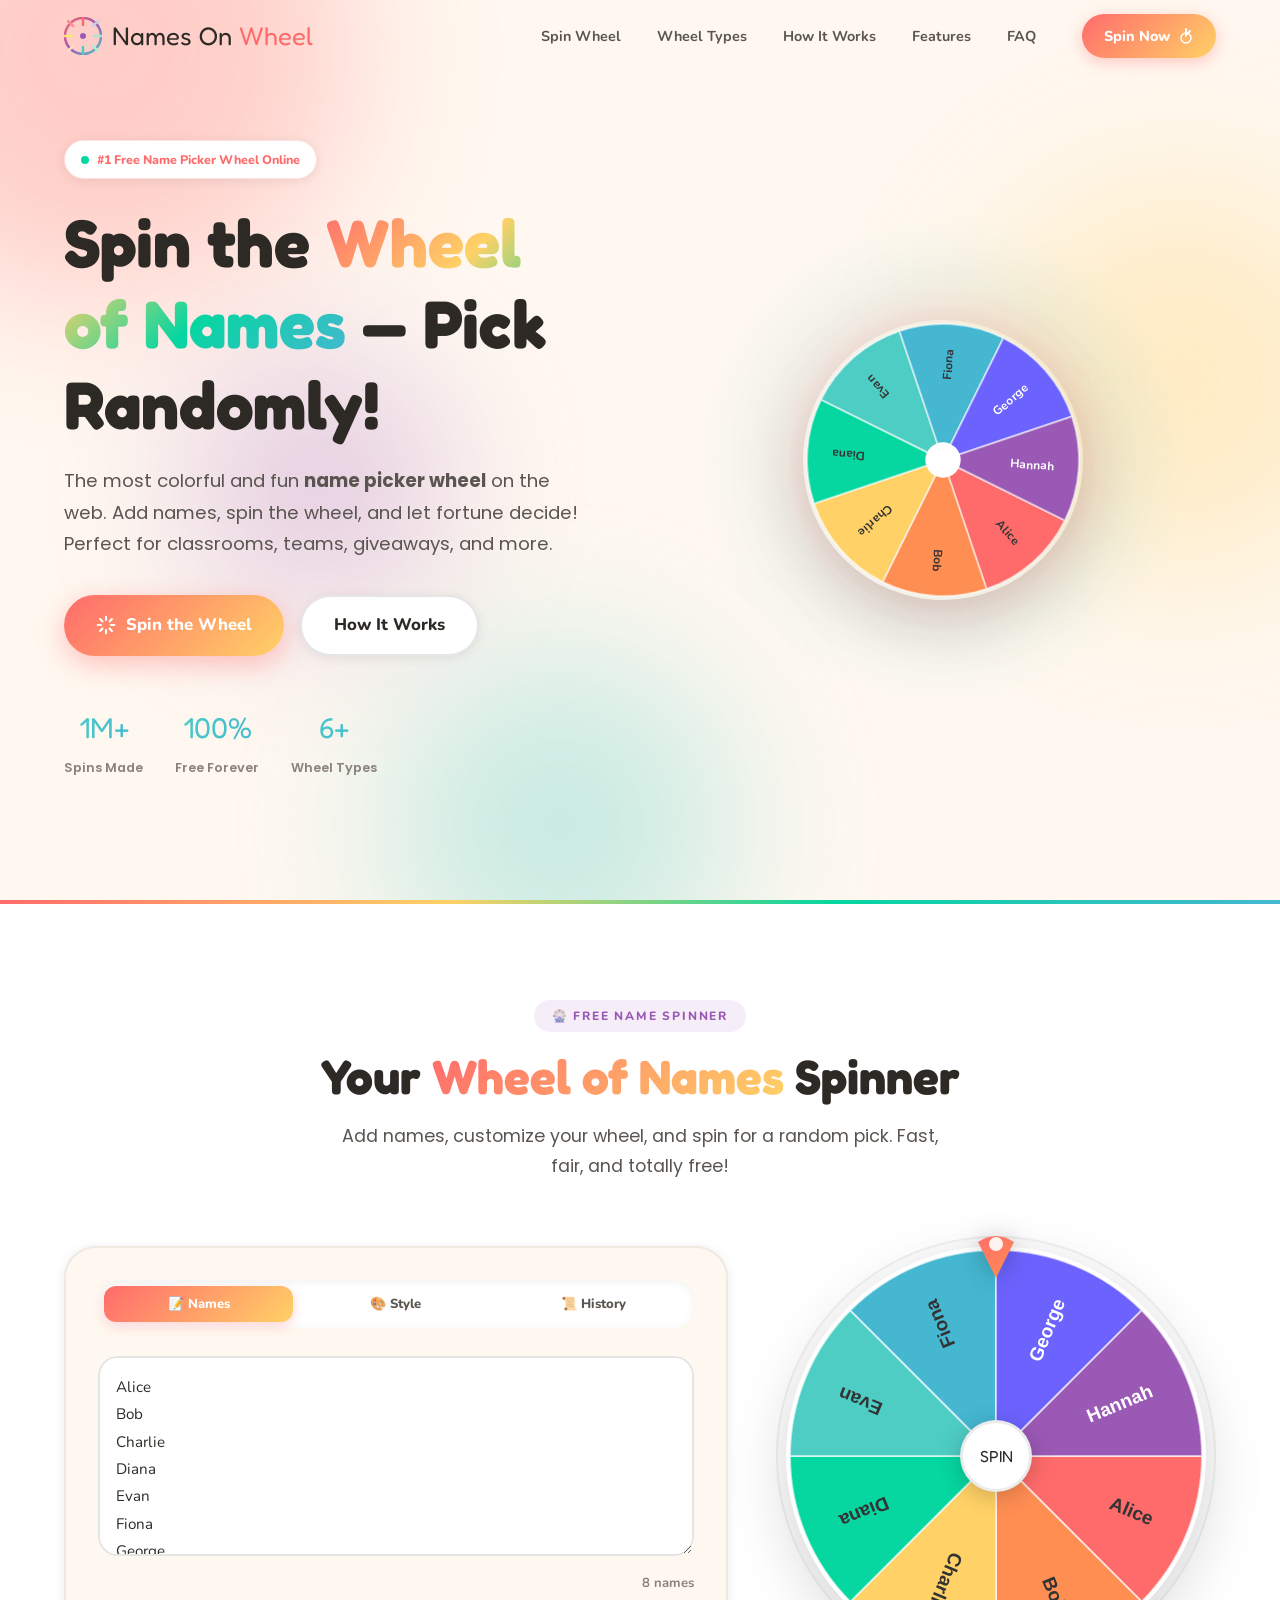
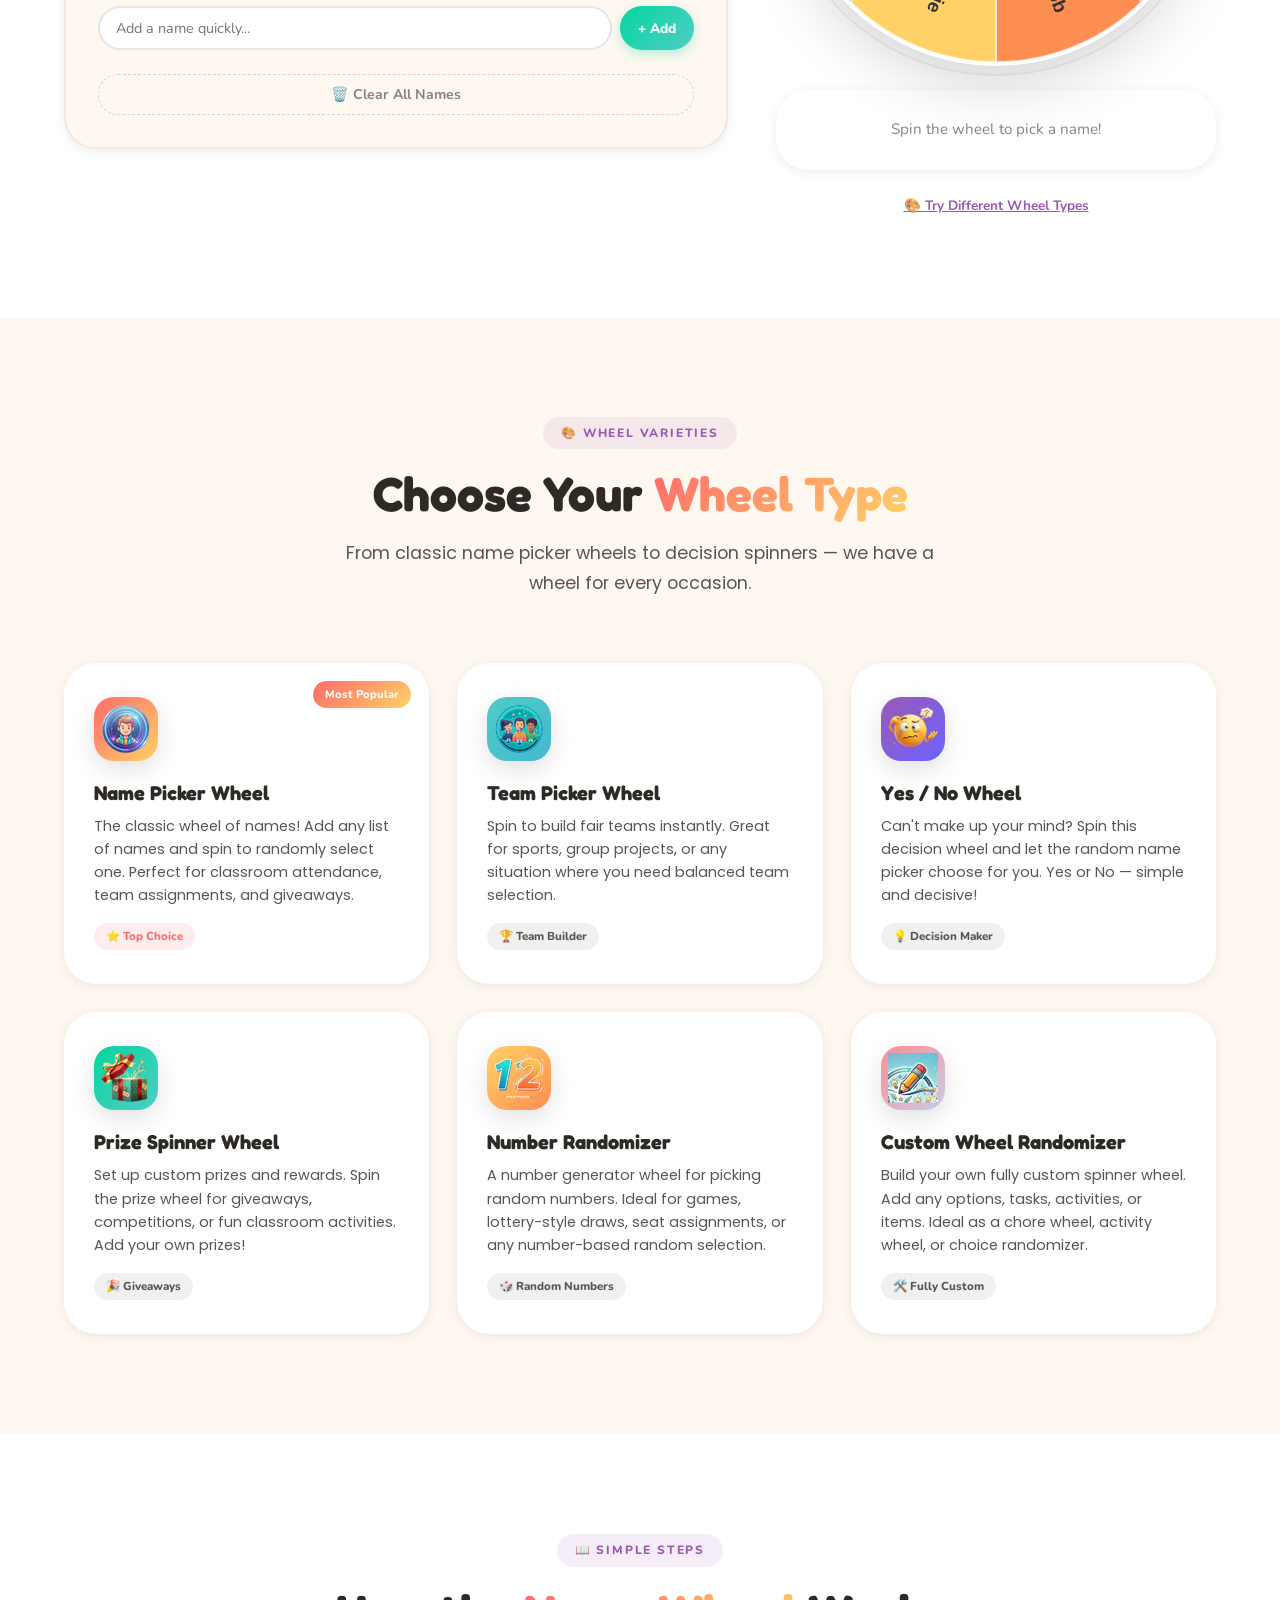
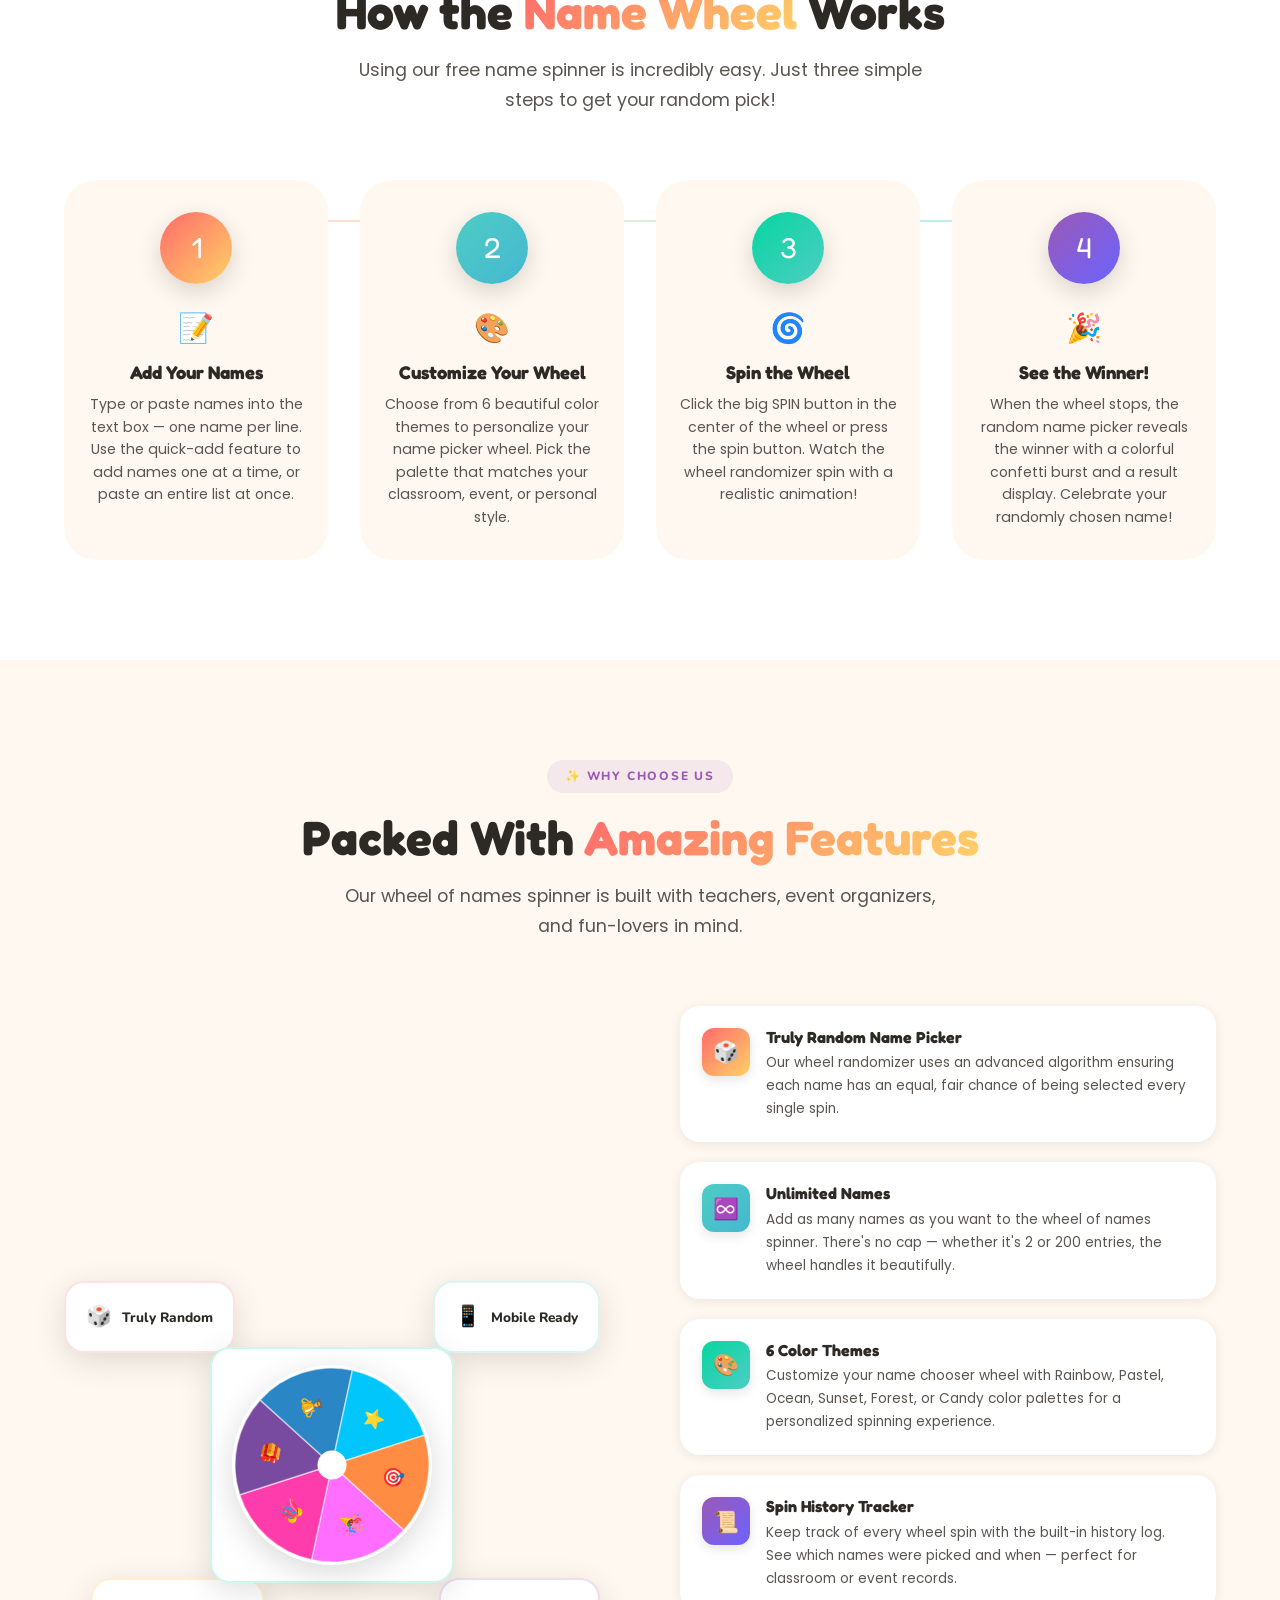
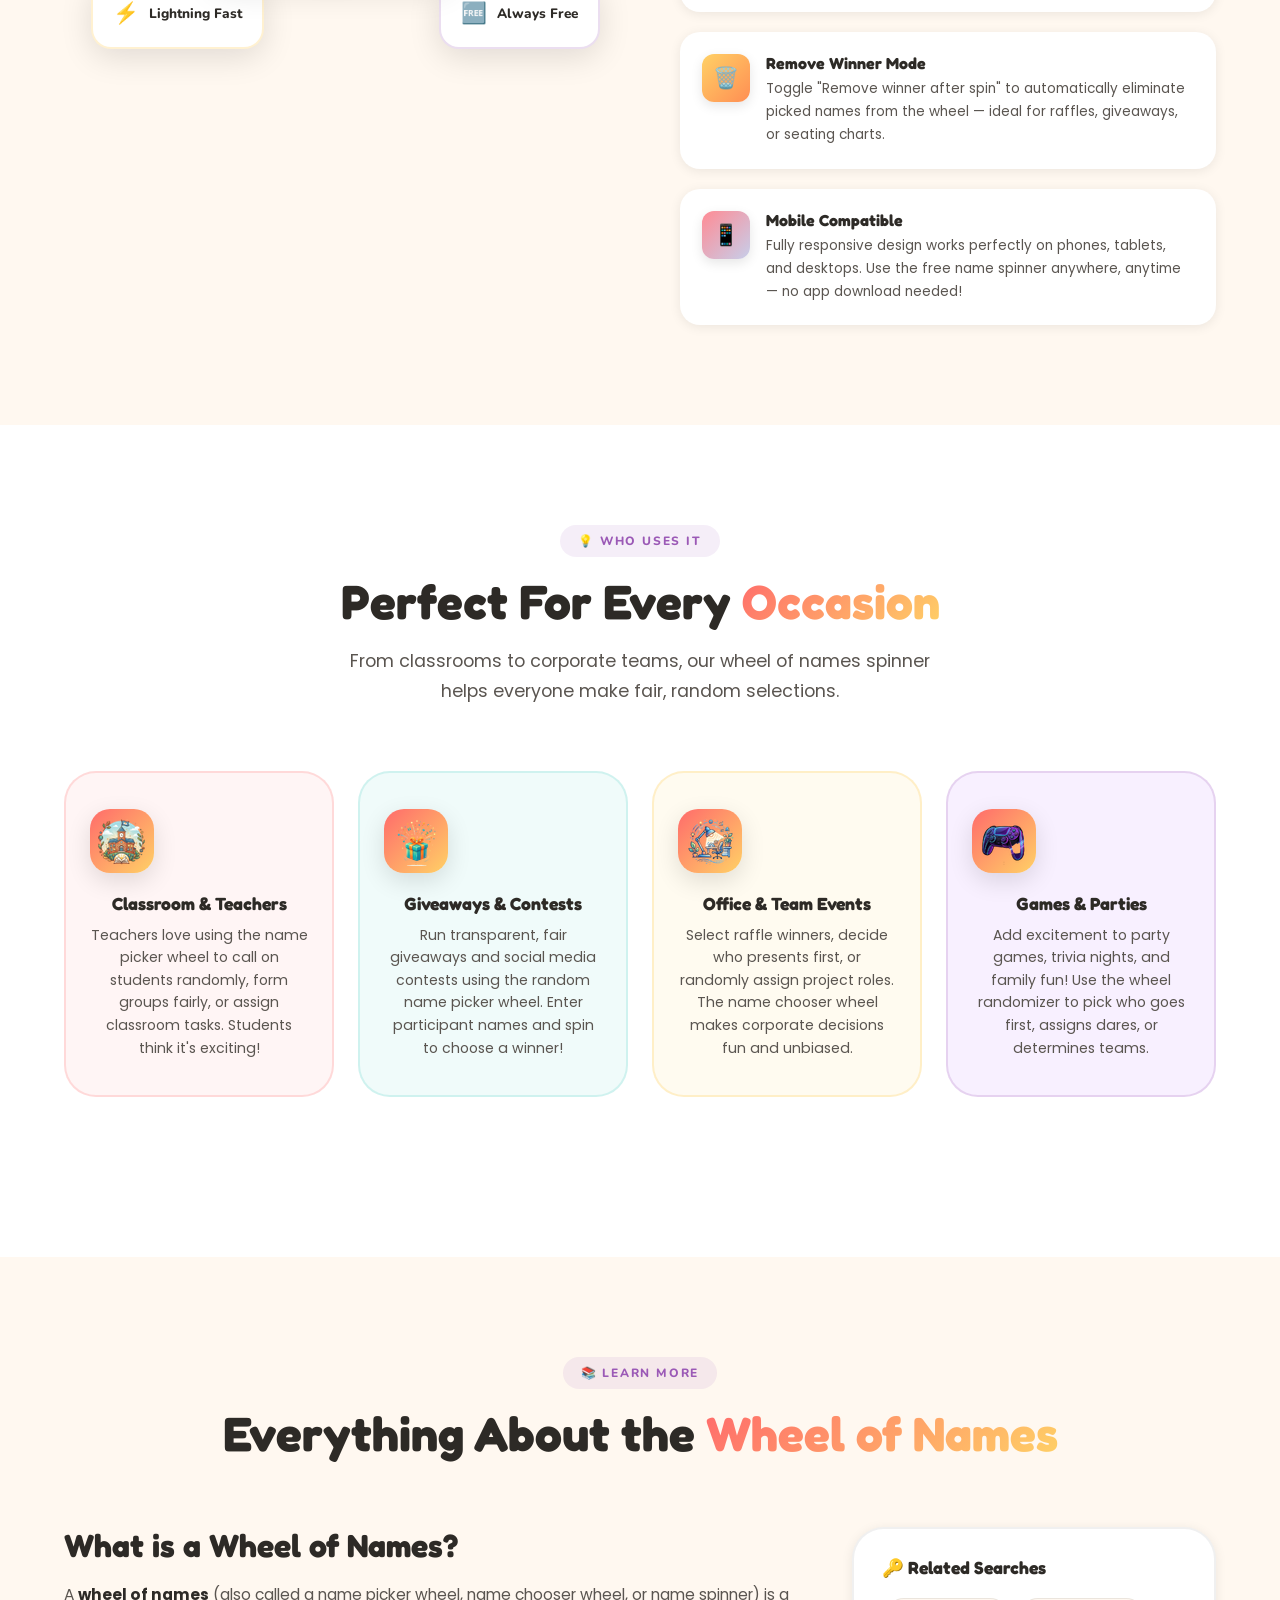
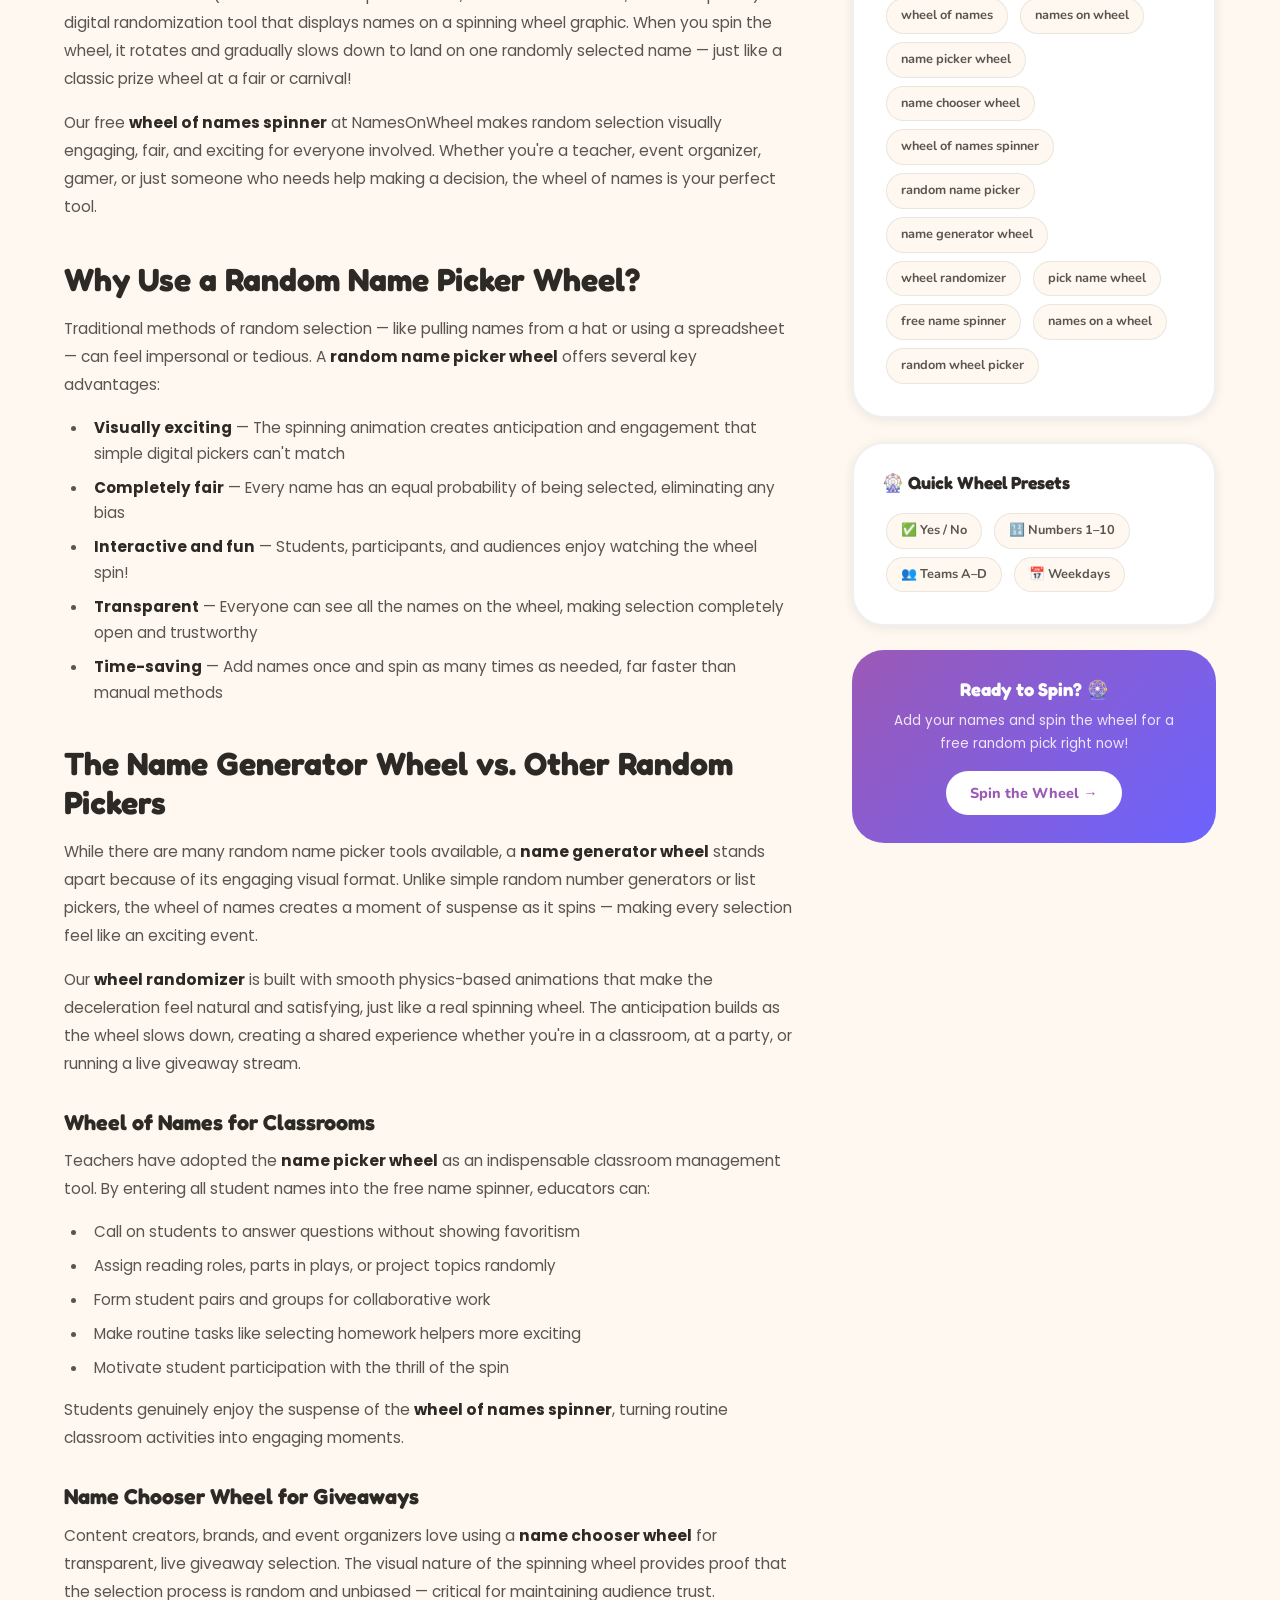
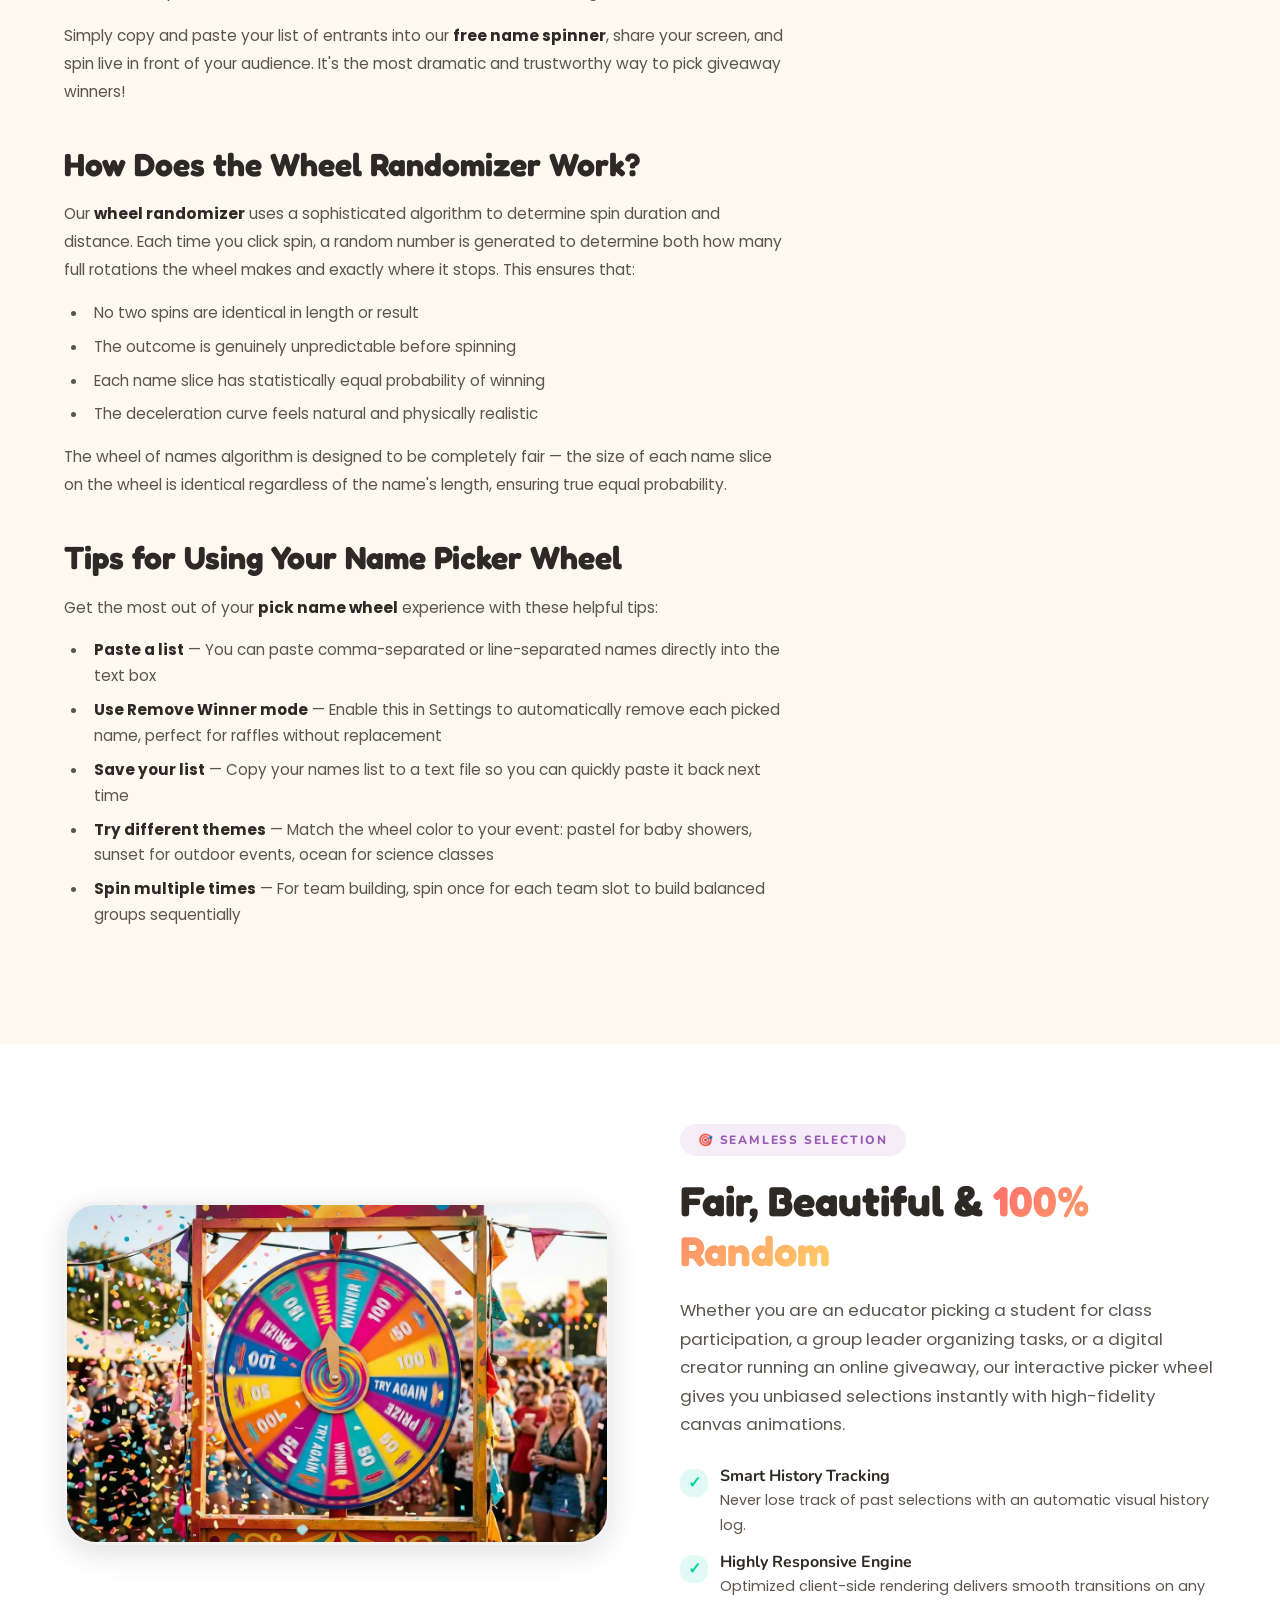
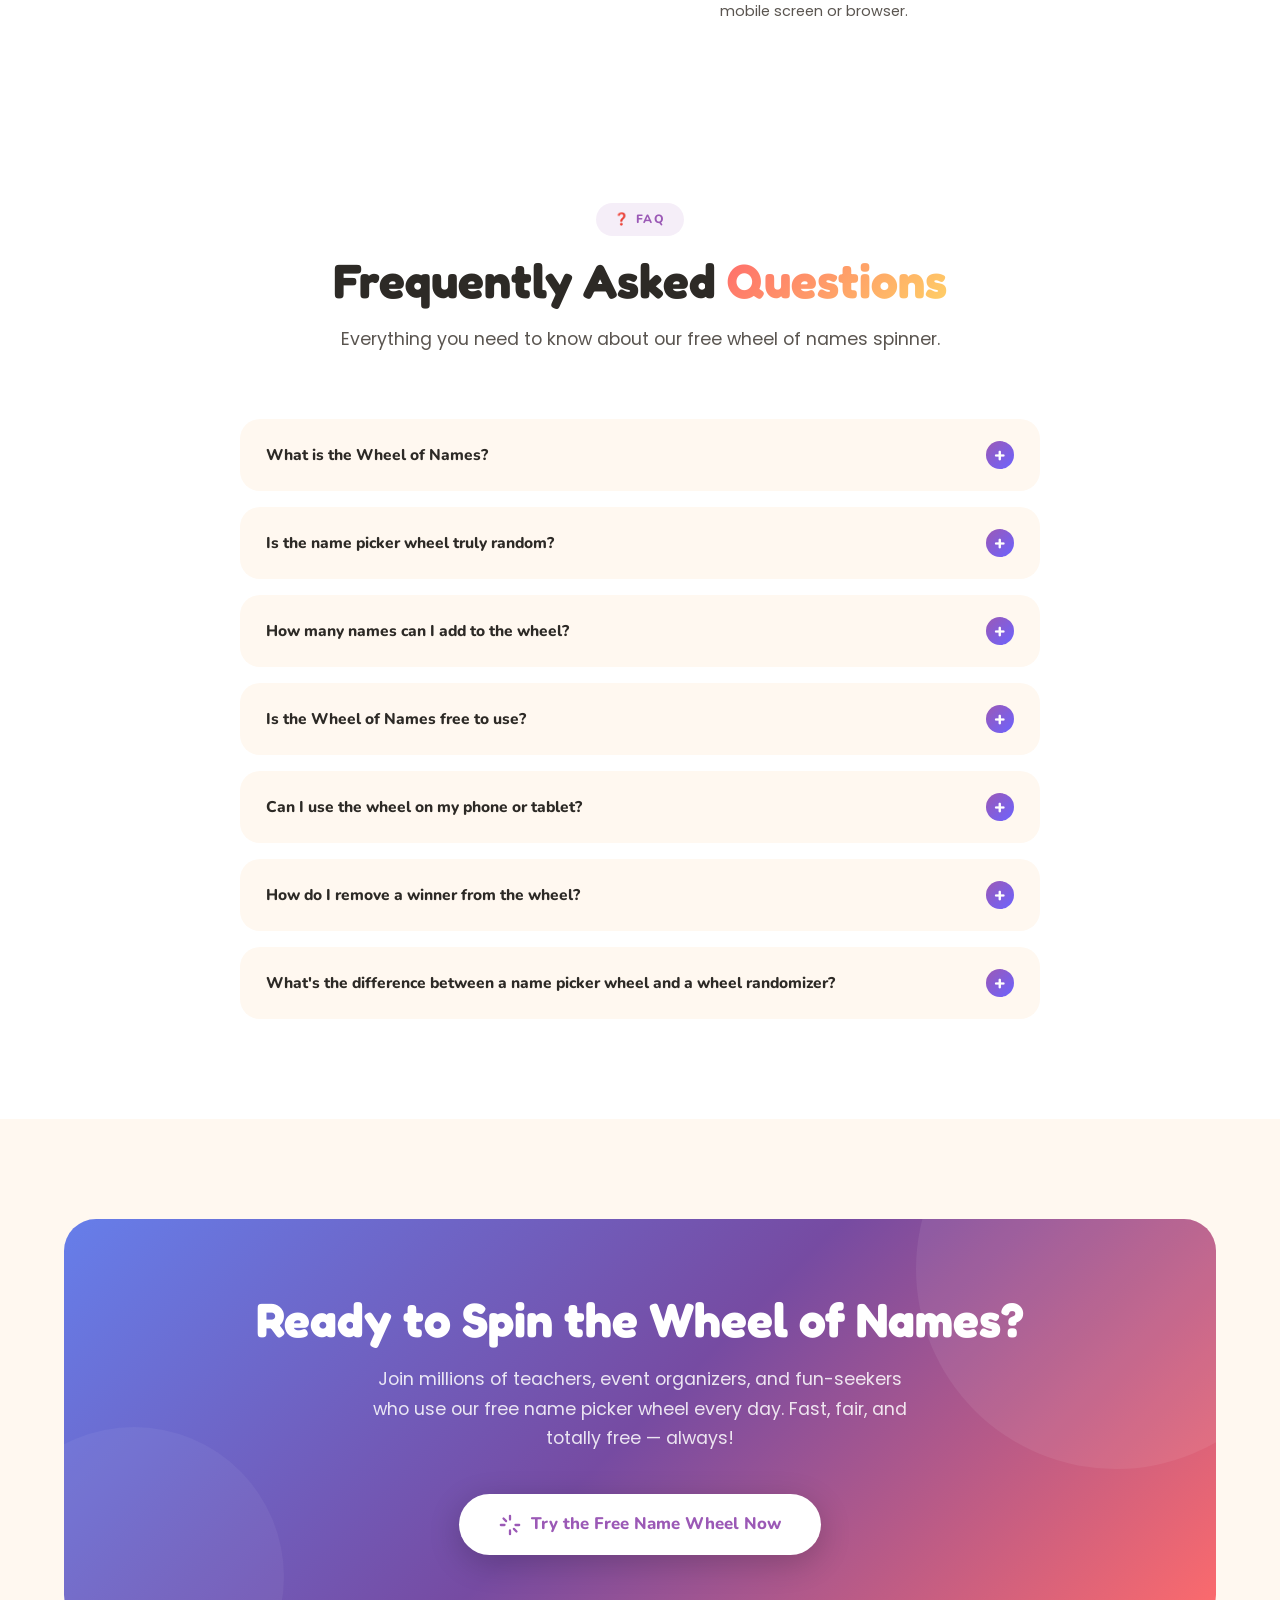
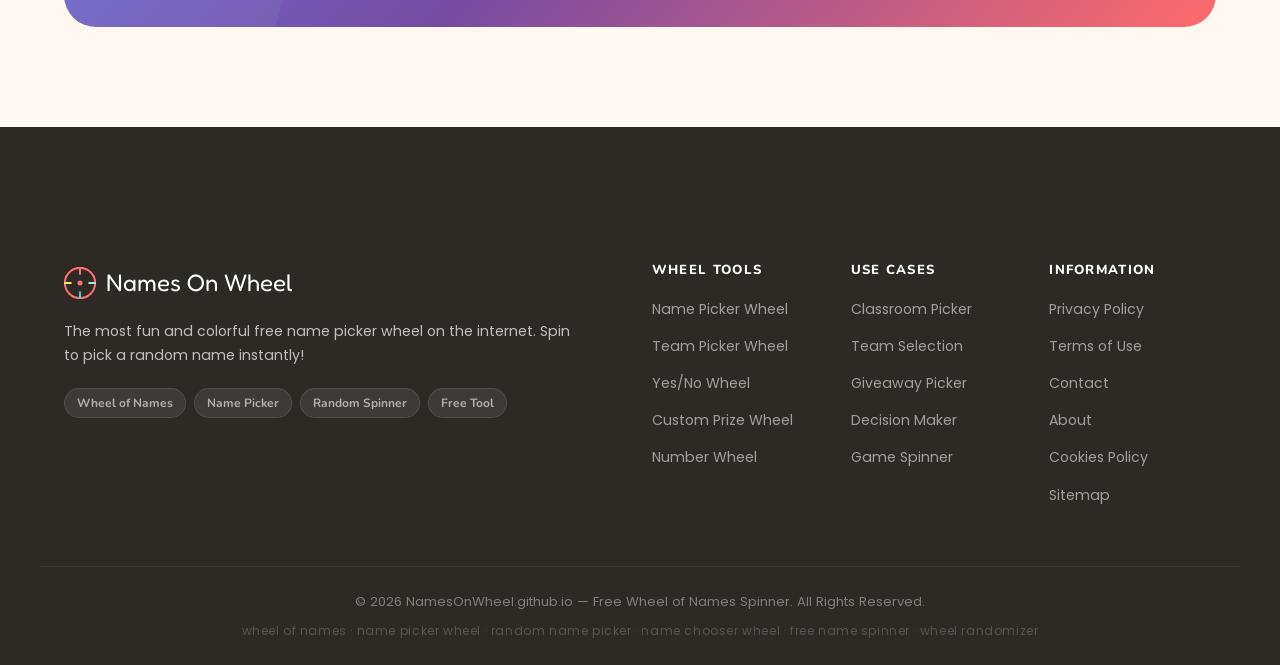
<file: index.html>
<!DOCTYPE html>
<html lang="en">
<head>
  <!-- Google tag (gtag.js) -->
<script async src="https://www.googletagmanager.com/gtag/js?id=G-HQKFV52VCJ"></script>
<script>
  window.dataLayer = window.dataLayer || [];
  function gtag(){dataLayer.push(arguments);}
  gtag('js', new Date());

  gtag('config', 'G-HQKFV52VCJ');
</script>
  <meta charset="UTF-8">
  <meta name="viewport" content="width=device-width, initial-scale=1.0">
  <title>Wheel of Names – Free Name Picker Wheel Spinner | NamesOnWheel</title>
  <meta name="description" content="Spin the free Wheel of Names to randomly pick a name! The best name picker wheel, name chooser wheel, and random name generator wheel online. Free, fast, and fun!">
  <meta name="keywords" content="wheel of names, names on wheel, name picker wheel, name chooser wheel, wheel of names spinner, random name picker wheel, name generator wheel, wheel randomizer, pick name wheel, free name spinner">
  <meta name="author" content="NamesOnWheel">
  <meta name="robots" content="index, follow">
  <link rel="canonical" href="https://namesonwheel.github.io/">
  <link rel="icon" type="image/png" sizes="32x32" href="/favicon.png">

  <!-- Open Graph -->
  <meta property="og:type" content="website">
  <meta property="og:url" content="https://namesonwheel.github.io/">
  <meta property="og:title" content="Wheel of Names – Free Name Picker Wheel Spinner">
  <meta property="og:description" content="Spin the free Wheel of Names! Random name picker wheel for classrooms, teams, giveaways and more. Free name spinner with beautiful animations.">
  <meta property="og:image" content="https://namesonwheel.github.io/og-image.png">

  <!-- Twitter Card -->
  <meta name="twitter:card" content="summary_large_image">
  <meta name="twitter:title" content="Wheel of Names – Free Name Picker Wheel">
  <meta name="twitter:description" content="Spin the free Wheel of Names to pick a random name! Beautiful, fast, and totally free.">

  <!-- Schema Markup -->
  <script type="application/ld+json">
  {
    "@context": "https://schema.org",
    "@type": "WebApplication",
    "name": "Wheel of Names",
    "url": "https://namesonwheel.github.io/",
    "image": "https://namesonwheel.github.io/og-image.png",
    "description": "A free, interactive wheel of names spinner for randomly picking names. Perfect for classrooms, team selection, giveaways, and decision making.",
    "applicationCategory": "UtilitiesApplication",
    "operatingSystem": "Any",
    "offers": {
      "@type": "Offer",
      "price": "0",
      "priceCurrency": "USD"
    },
    "featureList": [
      "Random name picker wheel",
      "Custom name lists",
      "Multiple wheel types",
      "Spin history",
      "Confetti animation",
      "Mobile friendly"
    ],
    "browserRequirements": "Requires JavaScript",
    "softwareVersion": "2.0"
  }
  </script>  

  <link rel="stylesheet" href="css/style.css">
  <link rel="preconnect" href="https://fonts.googleapis.com">
  <link rel="preconnect" href="https://fonts.gstatic.com" crossorigin>
</head>
<body>

  <!-- Header Placeholder -->
  <div id="header-placeholder"></div>

  <main>

    <!-- ===========================
         HERO SECTION
         =========================== -->
    <section class="hero" id="home" aria-label="Hero">
      <div class="hero-bg-orbs" aria-hidden="true">
        <div class="orb orb-1"></div>
        <div class="orb orb-2"></div>
        <div class="orb orb-3"></div>
        <div class="orb orb-4"></div>
      </div>
      <div class="container">
        <div class="hero-inner">
          <div class="hero-content">
            <div class="hero-badge">
              <span class="hero-badge-dot" aria-hidden="true"></span>
              #1 Free Name Picker Wheel Online
            </div>
            <h1 class="hero-title">
              Spin the <span class="highlight">Wheel of Names</span> — Pick Randomly!
            </h1>
            <p class="hero-desc">
              The most colorful and fun <strong>name picker wheel</strong> on the web. Add names, spin the wheel, and let fortune decide! Perfect for classrooms, teams, giveaways, and more.
            </p>
            <div class="hero-actions">
              <a href="#wheel-app" class="btn-primary" aria-label="Start spinning the wheel">
                <svg width="20" height="20" viewBox="0 0 24 24" fill="none" stroke="currentColor" stroke-width="2.5" stroke-linecap="round"><path d="M12 2v4M12 18v4M4.93 4.93l2.83 2.83M16.24 16.24l2.83 2.83M2 12h4M18 12h4M4.93 19.07l2.83-2.83M16.24 7.76l2.83-2.83"/></svg>
                Spin the Wheel
              </a>
              <a href="#how-it-works" class="btn-secondary" aria-label="Learn how it works">
                How It Works
              </a>
            </div>
            <div class="hero-stats" role="list" aria-label="App statistics">
              <div class="stat-item" role="listitem">
                <span class="stat-num">1M+</span>
                <span class="stat-label">Spins Made</span>
              </div>
              <div class="stat-item" role="listitem">
                <span class="stat-num">100%</span>
                <span class="stat-label">Free Forever</span>
              </div>
              <div class="stat-item" role="listitem">
                <span class="stat-num">6+</span>
                <span class="stat-label">Wheel Types</span>
              </div>
            </div>
          </div>
          <div class="hero-wheel-wrap" aria-hidden="true">
            <div class="hero-wheel-bg"></div>
            <canvas id="heroWheelCanvas" width="280" height="280" aria-label="Animated wheel preview"></canvas>
          </div>
        </div>
      </div>
    </section>

    <!-- ===========================
         WHEEL APP SECTION
         =========================== -->
    <section id="wheel-app" aria-label="Name Picker Wheel Application">
      <div class="container">
        <div class="section-header" data-animate>
          <span class="section-tag">🎡 Free Name Spinner</span>
          <h2 class="section-title">Your <span>Wheel of Names</span> Spinner</h2>
          <p class="section-desc">Add names, customize your wheel, and spin for a random pick. Fast, fair, and totally free!</p>
        </div>

        <div class="app-layout">
          <!-- Controls Panel -->
          <div class="wheel-controls-panel" data-animate>
            <div class="panel-tabs" role="tablist" aria-label="Wheel controls">
              <button class="tab-btn active" data-tab="names" role="tab" aria-selected="true">📝 Names</button>
              <button class="tab-btn" data-tab="settings" role="tab" aria-selected="false">🎨 Style</button>
              <button class="tab-btn" data-tab="history" role="tab" aria-selected="false">📜 History</button>
            </div>

            <!-- Names Tab -->
            <div id="tab-names" class="tab-content active" role="tabpanel">
              <textarea
                id="namesTextarea"
                class="names-textarea"
                placeholder="Enter names here, one per line&#10;&#10;Alice&#10;Bob&#10;Charlie&#10;Diana&#10;Evan..."
                aria-label="Enter names for the wheel"
                spellcheck="false"
              >Alice
Bob
Charlie
Diana
Evan
Fiona
George
Hannah</textarea>
              <p class="names-count" id="namesCount" aria-live="polite">8 names</p>

              <div class="quick-add">
                <input type="text" id="quickAddInput" placeholder="Add a name quickly..." aria-label="Quick add name" maxlength="50">
                <button class="quick-add-btn" id="quickAddBtn" aria-label="Add name to wheel">+ Add</button>
              </div>
            </div>

            <!-- Style Tab -->
            <div id="tab-settings" class="tab-content" role="tabpanel">
              <div class="settings-grid">
                <div class="setting-item">
                  <label>Color Theme</label>
                  <div class="color-swatches" role="group" aria-label="Select color palette">
                    <button class="swatch active" data-palette="rainbow" style="background:linear-gradient(135deg,#FF6B6B,#FFD166,#06D6A0,#45B7D1)" title="Rainbow" aria-label="Rainbow colors"></button>
                    <button class="swatch" data-palette="pastel" style="background:linear-gradient(135deg,#FFB3BA,#FFFFBA,#BAE1FF,#D4BAFF)" title="Pastel" aria-label="Pastel colors"></button>
                    <button class="swatch" data-palette="ocean" style="background:linear-gradient(135deg,#0077B6,#00B4D8,#90E0EF)" title="Ocean" aria-label="Ocean colors"></button>
                    <button class="swatch" data-palette="sunset" style="background:linear-gradient(135deg,#FF6B35,#FFD700,#FF4757)" title="Sunset" aria-label="Sunset colors"></button>
                    <button class="swatch" data-palette="forest" style="background:linear-gradient(135deg,#2D6A4F,#52B788,#95D5B2)" title="Forest" aria-label="Forest colors"></button>
                    <button class="swatch" data-palette="candy" style="background:linear-gradient(135deg,#FF6EFF,#FF3CAC,#784BA0)" title="Candy" aria-label="Candy colors"></button>
                  </div>
                </div>

                <div class="setting-item">
                  <label for="spinSound">Wheel Speed</label>
                  <select id="spinSpeed" aria-label="Select spin speed">
                    <option value="normal">Normal</option>
                    <option value="fast">Fast</option>
                    <option value="slow">Slow & Dramatic</option>
                  </select>
                </div>

                <div class="setting-item">
                  <div class="toggle-row">
                    <label for="removeWinnerToggle">Remove winner after spin</label>
                    <label class="toggle">
                      <input type="checkbox" id="removeWinnerToggle" aria-label="Remove winner after each spin">
                      <span class="toggle-slider"></span>
                    </label>
                  </div>
                </div>

                <div class="setting-item">
                  <div class="toggle-row">
                    <label>Confetti on win</label>
                    <label class="toggle">
                      <input type="checkbox" checked id="confettiToggle" aria-label="Show confetti on win">
                      <span class="toggle-slider"></span>
                    </label>
                  </div>
                </div>
              </div>
            </div>

            <!-- History Tab -->
            <div id="tab-history" class="tab-content" role="tabpanel">
              <div class="history-list" id="historyList" aria-label="Spin history" aria-live="polite">
                <div class="history-empty">No spins yet. Give it a spin! 🎡</div>
              </div>
            </div>

            <div class="control-actions">
              <button class="btn-clear-all" id="clearAllBtn" aria-label="Clear all names from wheel">🗑️ Clear All Names</button>
            </div>
          </div>

          <!-- Wheel Canvas -->
          <div class="wheel-canvas-area" data-animate data-animate-delay="2">
            <div class="wheel-wrapper" role="img" aria-label="Interactive name picker wheel">
              <!-- Pointer -->
              <div class="wheel-pointer" aria-hidden="true">
                <svg width="36" height="48" viewBox="0 0 36 48" fill="none" xmlns="http://www.w3.org/2000/svg">
                  <path d="M18 48 L0 12 Q18 0 36 12 Z" fill="url(#pointerGrad)"/>
                  <circle cx="18" cy="14" r="7" fill="white" opacity="0.9"/>
                  <defs>
                    <linearGradient id="pointerGrad" x1="0" y1="0" x2="36" y2="48" gradientUnits="userSpaceOnUse">
                      <stop offset="0%" stop-color="#FF6B6B"/>
                      <stop offset="100%" stop-color="#FF8E53"/>
                    </linearGradient>
                  </defs>
                </svg>
              </div>
              <canvas id="mainWheel" width="420" height="420" aria-label="Wheel of names"></canvas>
              <button class="wheel-spin-btn" id="wheelSpinBtn" aria-label="Spin the wheel">SPIN</button>
            </div>

            <!-- Result Box -->
            <div class="wheel-result-box" id="wheelResultBox" aria-live="polite" aria-label="Spin result">
              <span class="result-emoji" id="resultEmoji">🎉</span>
              <span class="result-label" id="resultLabel" style="display:none">Winner!</span>
              <span class="result-name" id="resultName" style="display:none"></span>
              <span class="result-placeholder" id="resultPlaceholder">Spin the wheel to pick a name!</span>
            </div>

            <!-- Action Links -->
            <div style="display:flex;gap:12px;justify-content:center;flex-wrap:wrap">
              <a href="#wheel-types" style="font-family:Nunito,sans-serif;font-size:0.85rem;font-weight:700;color:var(--purple);text-decoration:underline">
                🎨 Try Different Wheel Types
              </a>
            </div>
          </div>
        </div>
      </div>
    </section>

    <!-- ===========================
         WHEEL TYPES
         =========================== -->
    <section id="wheel-types" aria-label="Types of Spinner Wheels">
      <div class="container">
        <div class="section-header" data-animate>
          <span class="section-tag">🎨 Wheel Varieties</span>
          <h2 class="section-title">Choose Your <span>Wheel Type</span></h2>
          <p class="section-desc">From classic name picker wheels to decision spinners — we have a wheel for every occasion.</p>
        </div>

        <div class="wheel-types-grid" role="list">
          <article class="wheel-type-card popular" data-type="names" role="listitem" tabindex="0" data-animate data-animate-delay="1" aria-label="Name Picker Wheel">
            <span class="popular-badge">Most Popular</span>
            <div class="card-icon" aria-hidden="true">
  <img src="/images/user.png" alt="User Image" class="card-logo-img">
</div>
            <h3>Name Picker Wheel</h3>
            <p>The classic wheel of names! Add any list of names and spin to randomly select one. Perfect for classroom attendance, team assignments, and giveaways.</p>
            <span class="card-tag popular">⭐ Top Choice</span>
          </article>

          <article class="wheel-type-card" data-type="team" role="listitem" tabindex="0" data-animate data-animate-delay="2" aria-label="Team Picker Wheel">
            <div class="card-icon" aria-hidden="true">
  <img src="/images/group.png" alt="group of people" class="card-logo-img">
</div>
            <h3>Team Picker Wheel</h3>
            <p>Spin to build fair teams instantly. Great for sports, group projects, or any situation where you need balanced team selection.</p>
            <span class="card-tag">🏆 Team Builder</span>
          </article>

          <article class="wheel-type-card" data-type="yesno" role="listitem" tabindex="0" data-animate data-animate-delay="3" aria-label="Yes No Decision Wheel">
            <div class="card-icon" aria-hidden="true">
  <img src="/images/emoji.png" alt="confused emoji" class="card-logo-img">
</div>
            <h3>Yes / No Wheel</h3>
            <p>Can't make up your mind? Spin this decision wheel and let the random name picker choose for you. Yes or No — simple and decisive!</p>
            <span class="card-tag">💡 Decision Maker</span>
          </article>

          <article class="wheel-type-card" data-type="prize" role="listitem" tabindex="0" data-animate data-animate-delay="1" aria-label="Prize Spinner Wheel">
            <div class="card-icon" aria-hidden="true">
  <img src="/images/gift.png" alt="Gift Box" class="card-logo-img">
</div>
            <h3>Prize Spinner Wheel</h3>
            <p>Set up custom prizes and rewards. Spin the prize wheel for giveaways, competitions, or fun classroom activities. Add your own prizes!</p>
            <span class="card-tag">🎉 Giveaways</span>
          </article>

          <article class="wheel-type-card" data-type="number" role="listitem" tabindex="0" data-animate data-animate-delay="2" aria-label="Number Randomizer Wheel">
            <div class="card-icon" aria-hidden="true">
  <img src="/images/numbers.png" alt="number digits" class="card-logo-img">
</div>
            <h3>Number Randomizer</h3>
            <p>A number generator wheel for picking random numbers. Ideal for games, lottery-style draws, seat assignments, or any number-based random selection.</p>
            <span class="card-tag">🎲 Random Numbers</span>
          </article>

          <article class="wheel-type-card" data-type="custom" role="listitem" tabindex="0" data-animate data-animate-delay="3" aria-label="Custom Wheel Randomizer">
            <div class="card-icon" aria-hidden="true">
  <img src="/images/pencil.png" alt="animated pencil" class="card-logo-img">
</div>
            <h3>Custom Wheel Randomizer</h3>
            <p>Build your own fully custom spinner wheel. Add any options, tasks, activities, or items. Ideal as a chore wheel, activity wheel, or choice randomizer.</p>
            <span class="card-tag">🛠️ Fully Custom</span>
          </article>
        </div>
      </div>
    </section>

    <!-- ===========================
         HOW IT WORKS
         =========================== -->
    <section id="how-it-works" aria-label="How to Use the Name Picker Wheel">
      <div class="container">
        <div class="section-header" data-animate>
          <span class="section-tag">📖 Simple Steps</span>
          <h2 class="section-title">How the <span>Name Wheel</span> Works</h2>
          <p class="section-desc">Using our free name spinner is incredibly easy. Just three simple steps to get your random pick!</p>
        </div>

        <div class="steps-grid" role="list">
          <div class="step-card" role="listitem" data-animate data-animate-delay="1">
            <div class="step-num" aria-hidden="true">1</div>
            <span class="step-icon" aria-hidden="true">📝</span>
            <h3>Add Your Names</h3>
            <p>Type or paste names into the text box — one name per line. Use the quick-add feature to add names one at a time, or paste an entire list at once.</p>
          </div>
          <div class="step-card" role="listitem" data-animate data-animate-delay="2">
            <div class="step-num" aria-hidden="true">2</div>
            <span class="step-icon" aria-hidden="true">🎨</span>
            <h3>Customize Your Wheel</h3>
            <p>Choose from 6 beautiful color themes to personalize your name picker wheel. Pick the palette that matches your classroom, event, or personal style.</p>
          </div>
          <div class="step-card" role="listitem" data-animate data-animate-delay="3">
            <div class="step-num" aria-hidden="true">3</div>
            <span class="step-icon" aria-hidden="true">🌀</span>
            <h3>Spin the Wheel</h3>
            <p>Click the big SPIN button in the center of the wheel or press the spin button. Watch the wheel randomizer spin with a realistic animation!</p>
          </div>
          <div class="step-card" role="listitem" data-animate data-animate-delay="4">
            <div class="step-num" aria-hidden="true">4</div>
            <span class="step-icon" aria-hidden="true">🎉</span>
            <h3>See the Winner!</h3>
            <p>When the wheel stops, the random name picker reveals the winner with a colorful confetti burst and a result display. Celebrate your randomly chosen name!</p>
          </div>
        </div>
      </div>
    </section>

    <!-- ===========================
         FEATURES
         =========================== -->
    <section id="features" aria-label="Features of the Wheel of Names">
      <div class="container">
        <div class="section-header" data-animate>
          <span class="section-tag">✨ Why Choose Us</span>
          <h2 class="section-title">Packed With <span>Amazing Features</span></h2>
          <p class="section-desc">Our wheel of names spinner is built with teachers, event organizers, and fun-lovers in mind.</p>
        </div>

        <div class="features-layout">
          <div class="features-visual" aria-hidden="true">
            <div class="feat-bubble">
              <span class="feat-bubble-icon">🎲</span>
              Truly Random
            </div>
            <div class="feat-bubble">
              <span class="feat-bubble-icon">📱</span>
              Mobile Ready
            </div>
            <div class="feat-bubble">
              <span class="feat-bubble-icon">⚡</span>
              Lightning Fast
            </div>
            <div class="feat-bubble">
              <span class="feat-bubble-icon">🆓</span>
              Always Free
            </div>
            <div class="feat-bubble">
              <canvas id="featWheel" width="200" height="200" style="border-radius:50%;box-shadow:0 8px 32px rgba(0,0,0,0.15)"></canvas>
            </div>
          </div>

          <div class="features-list" role="list">
            <div class="feature-item" role="listitem" data-animate>
              <div class="feature-icon-box" aria-hidden="true">🎲</div>
              <div>
                <h4>Truly Random Name Picker</h4>
                <p>Our wheel randomizer uses an advanced algorithm ensuring each name has an equal, fair chance of being selected every single spin.</p>
              </div>
            </div>
            <div class="feature-item" role="listitem" data-animate data-animate-delay="1">
              <div class="feature-icon-box" aria-hidden="true">♾️</div>
              <div>
                <h4>Unlimited Names</h4>
                <p>Add as many names as you want to the wheel of names spinner. There's no cap — whether it's 2 or 200 entries, the wheel handles it beautifully.</p>
              </div>
            </div>
            <div class="feature-item" role="listitem" data-animate data-animate-delay="2">
              <div class="feature-icon-box" aria-hidden="true">🎨</div>
              <div>
                <h4>6 Color Themes</h4>
                <p>Customize your name chooser wheel with Rainbow, Pastel, Ocean, Sunset, Forest, or Candy color palettes for a personalized spinning experience.</p>
              </div>
            </div>
            <div class="feature-item" role="listitem" data-animate data-animate-delay="3">
              <div class="feature-icon-box" aria-hidden="true">📜</div>
              <div>
                <h4>Spin History Tracker</h4>
                <p>Keep track of every wheel spin with the built-in history log. See which names were picked and when — perfect for classroom or event records.</p>
              </div>
            </div>
            <div class="feature-item" role="listitem" data-animate data-animate-delay="4">
              <div class="feature-icon-box" aria-hidden="true">🗑️</div>
              <div>
                <h4>Remove Winner Mode</h4>
                <p>Toggle "Remove winner after spin" to automatically eliminate picked names from the wheel — ideal for raffles, giveaways, or seating charts.</p>
              </div>
            </div>
            <div class="feature-item" role="listitem" data-animate data-animate-delay="5">
              <div class="feature-icon-box" aria-hidden="true">📱</div>
              <div>
                <h4>Mobile Compatible</h4>
                <p>Fully responsive design works perfectly on phones, tablets, and desktops. Use the free name spinner anywhere, anytime — no app download needed!</p>
              </div>
            </div>
          </div>
        </div>
      </div>
    </section>

    <!-- ===========================
         USE CASES
         =========================== -->
    <section id="use-cases" aria-label="Use Cases for the Name Picker Wheel">
      <div class="container">
        <div class="section-header" data-animate>
          <span class="section-tag">💡 Who Uses It</span>
          <h2 class="section-title">Perfect For Every <span>Occasion</span></h2>
          <p class="section-desc">From classrooms to corporate teams, our wheel of names spinner helps everyone make fair, random selections.</p>
        </div>

        <div class="use-cases-grid" role="list">
          <div class="use-case-card" role="listitem" data-animate data-animate-delay="1">
            <div class="card-icon" aria-hidden="true">
  <img src="/images/school.png" alt="school icon" class="card-logo-img">
</div>
            <h3>Classroom & Teachers</h3>
            <p>Teachers love using the name picker wheel to call on students randomly, form groups fairly, or assign classroom tasks. Students think it's exciting!</p>
          </div>
          <div class="use-case-card" role="listitem" data-animate data-animate-delay="2">
            <div class="card-icon" aria-hidden="true">
  <img src="/images/box.png" alt="giveaway box" class="card-logo-img">
</div>
            <h3>Giveaways & Contests</h3>
            <p>Run transparent, fair giveaways and social media contests using the random name picker wheel. Enter participant names and spin to choose a winner!</p>
          </div>
          <div class="use-case-card" role="listitem" data-animate data-animate-delay="3">
            <div class="card-icon" aria-hidden="true">
  <img src="/images/office.png" alt="office building" class="card-logo-img">
</div>
            <h3>Office & Team Events</h3>
            <p>Select raffle winners, decide who presents first, or randomly assign project roles. The name chooser wheel makes corporate decisions fun and unbiased.</p>
          </div>
          <div class="use-case-card" role="listitem" data-animate data-animate-delay="4">
            <div class="card-icon" aria-hidden="true">
  <img src="/images/controller.png" alt="Company Logo" class="card-logo-img">
</div>
            <h3>Games & Parties</h3>
            <p>Add excitement to party games, trivia nights, and family fun! Use the wheel randomizer to pick who goes first, assigns dares, or determines teams.</p>
          </div>
        </div>
      </div>
    </section>

    <!-- ===========================
         SEO CONTENT SECTION
         =========================== -->
    <section id="seo-content" aria-label="About the Wheel of Names">
      <div class="container">
        <div class="section-header" data-animate>
          <span class="section-tag">📚 Learn More</span>
          <h2 class="section-title">Everything About the <span>Wheel of Names</span></h2>
        </div>

        <div class="content-grid">
          <div class="content-body" data-animate>

            <h2>What is a Wheel of Names?</h2>
            <p>A <strong>wheel of names</strong> (also called a name picker wheel, name chooser wheel, or name spinner) is a digital randomization tool that displays names on a spinning wheel graphic. When you spin the wheel, it rotates and gradually slows down to land on one randomly selected name — just like a classic prize wheel at a fair or carnival!</p>
            <p>Our free <strong>wheel of names spinner</strong> at NamesOnWheel makes random selection visually engaging, fair, and exciting for everyone involved. Whether you're a teacher, event organizer, gamer, or just someone who needs help making a decision, the wheel of names is your perfect tool.</p>

            <h2>Why Use a Random Name Picker Wheel?</h2>
            <p>Traditional methods of random selection — like pulling names from a hat or using a spreadsheet — can feel impersonal or tedious. A <strong>random name picker wheel</strong> offers several key advantages:</p>
            <ul>
              <li><strong>Visually exciting</strong> — The spinning animation creates anticipation and engagement that simple digital pickers can't match</li>
              <li><strong>Completely fair</strong> — Every name has an equal probability of being selected, eliminating any bias</li>
              <li><strong>Interactive and fun</strong> — Students, participants, and audiences enjoy watching the wheel spin!</li>
              <li><strong>Transparent</strong> — Everyone can see all the names on the wheel, making selection completely open and trustworthy</li>
              <li><strong>Time-saving</strong> — Add names once and spin as many times as needed, far faster than manual methods</li>
            </ul>

            <h2>The Name Generator Wheel vs. Other Random Pickers</h2>
            <p>While there are many random name picker tools available, a <strong>name generator wheel</strong> stands apart because of its engaging visual format. Unlike simple random number generators or list pickers, the wheel of names creates a moment of suspense as it spins — making every selection feel like an exciting event.</p>
            <p>Our <strong>wheel randomizer</strong> is built with smooth physics-based animations that make the deceleration feel natural and satisfying, just like a real spinning wheel. The anticipation builds as the wheel slows down, creating a shared experience whether you're in a classroom, at a party, or running a live giveaway stream.</p>

            <h3>Wheel of Names for Classrooms</h3>
            <p>Teachers have adopted the <strong>name picker wheel</strong> as an indispensable classroom management tool. By entering all student names into the free name spinner, educators can:</p>
            <ul>
              <li>Call on students to answer questions without showing favoritism</li>
              <li>Assign reading roles, parts in plays, or project topics randomly</li>
              <li>Form student pairs and groups for collaborative work</li>
              <li>Make routine tasks like selecting homework helpers more exciting</li>
              <li>Motivate student participation with the thrill of the spin</li>
            </ul>
            <p>Students genuinely enjoy the suspense of the <strong>wheel of names spinner</strong>, turning routine classroom activities into engaging moments.</p>

            <h3>Name Chooser Wheel for Giveaways</h3>
            <p>Content creators, brands, and event organizers love using a <strong>name chooser wheel</strong> for transparent, live giveaway selection. The visual nature of the spinning wheel provides proof that the selection process is random and unbiased — critical for maintaining audience trust.</p>
            <p>Simply copy and paste your list of entrants into our <strong>free name spinner</strong>, share your screen, and spin live in front of your audience. It's the most dramatic and trustworthy way to pick giveaway winners!</p>

            <h2>How Does the Wheel Randomizer Work?</h2>
            <p>Our <strong>wheel randomizer</strong> uses a sophisticated algorithm to determine spin duration and distance. Each time you click spin, a random number is generated to determine both how many full rotations the wheel makes and exactly where it stops. This ensures that:</p>
            <ul>
              <li>No two spins are identical in length or result</li>
              <li>The outcome is genuinely unpredictable before spinning</li>
              <li>Each name slice has statistically equal probability of winning</li>
              <li>The deceleration curve feels natural and physically realistic</li>
            </ul>
            <p>The wheel of names algorithm is designed to be completely fair — the size of each name slice on the wheel is identical regardless of the name's length, ensuring true equal probability.</p>

            <h2>Tips for Using Your Name Picker Wheel</h2>
            <p>Get the most out of your <strong>pick name wheel</strong> experience with these helpful tips:</p>
            <ul>
              <li><strong>Paste a list</strong> — You can paste comma-separated or line-separated names directly into the text box</li>
              <li><strong>Use Remove Winner mode</strong> — Enable this in Settings to automatically remove each picked name, perfect for raffles without replacement</li>
              <li><strong>Save your list</strong> — Copy your names list to a text file so you can quickly paste it back next time</li>
              <li><strong>Try different themes</strong> — Match the wheel color to your event: pastel for baby showers, sunset for outdoor events, ocean for science classes</li>
              <li><strong>Spin multiple times</strong> — For team building, spin once for each team slot to build balanced groups sequentially</li>
            </ul>

          </div>

          <aside class="content-sidebar" aria-label="Related tools and keywords">
            <div class="sidebar-card">
              <h4>🔑 Related Searches</h4>
              <a href="#wheel-app" class="sidebar-keyword">wheel of names</a>
              <a href="#wheel-app" class="sidebar-keyword">names on wheel</a>
              <a href="#wheel-app" class="sidebar-keyword">name picker wheel</a>
              <a href="#wheel-app" class="sidebar-keyword">name chooser wheel</a>
              <a href="#wheel-app" class="sidebar-keyword">wheel of names spinner</a>
              <a href="#wheel-app" class="sidebar-keyword">random name picker</a>
              <a href="#wheel-app" class="sidebar-keyword">name generator wheel</a>
              <a href="#wheel-app" class="sidebar-keyword">wheel randomizer</a>
              <a href="#wheel-app" class="sidebar-keyword">pick name wheel</a>
              <a href="#wheel-app" class="sidebar-keyword">free name spinner</a>
              <a href="#wheel-app" class="sidebar-keyword">names on a wheel</a>
              <a href="#wheel-app" class="sidebar-keyword">random wheel picker</a>
            </div>

            <div class="sidebar-card">
              <h4>🎡 Quick Wheel Presets</h4>
              <a href="#wheel-app" class="sidebar-keyword" onclick="document.getElementById('namesTextarea').value='Yes\nNo';return false;">✅ Yes / No</a>
              <a href="#wheel-app" class="sidebar-keyword" onclick="document.getElementById('namesTextarea').value='1\n2\n3\n4\n5\n6\n7\n8\n9\n10';return false;">🔢 Numbers 1–10</a>
              <a href="#wheel-app" class="sidebar-keyword" onclick="document.getElementById('namesTextarea').value='Team A\nTeam B\nTeam C\nTeam D';return false;">👥 Teams A–D</a>
              <a href="#wheel-app" class="sidebar-keyword" onclick="document.getElementById('namesTextarea').value='Monday\nTuesday\nWednesday\nThursday\nFriday';return false;">📅 Weekdays</a>
            </div>

            <div class="sidebar-cta">
              <h4>Ready to Spin? 🎡</h4>
              <p>Add your names and spin the wheel for a free random pick right now!</p>
              <a href="#wheel-app" class="btn-sidebar-cta">Spin the Wheel →</a>
            </div>
          </aside>
        </div>
      </div>
    </section>


   <section class="feature-info-section" id="about-picker" aria-label="Why Choose Our Wheel of Names">
      <style>
        .feature-info-section {
          padding: 80px 0;
          background-color: var(--white);
          position: relative;
        }
        .info-layout {
          display: grid;
          grid-template-columns: 1fr 1fr;
          gap: 60px;
          align-items: center;
        }
        .info-image-wrapper {
          position: relative;
          border-radius: var(--radius-lg);
          overflow: hidden;
          box-shadow: var(--shadow-md);
          border: 3px solid rgba(0, 0, 0, 0.05);
          transition: var(--transition);
        }
        .info-image-wrapper:hover {
          transform: translateY(-4px);
          box-shadow: var(--shadow-lg);
        }
        .info-img {
          width: 100%;
          height: auto;
          aspect-ratio: 16 / 10;
          object-fit: cover;
          display: block;
        }
        .info-content {
          padding-left: 10px;
        }
        .info-tag {
          display: inline-block;
          font-family: 'Nunito', sans-serif;
          font-size: 0.75rem;
          font-weight: 800;
          text-transform: uppercase;
          letter-spacing: 0.15em;
          color: var(--purple);
          background: rgba(155, 89, 182, 0.1);
          padding: 6px 18px;
          border-radius: var(--radius-full);
          margin-bottom: 20px;
        }
        .info-title {
          font-size: clamp(1.8rem, 4vw, 2.6rem);
          color: var(--text-dark);
          margin-bottom: 20px;
        }
        .info-title span {
          background: var(--grad-1);
          -webkit-background-clip: text;
          -webkit-text-fill-color: transparent;
          background-clip: text;
        }
        .info-desc {
          font-size: 1.05rem;
          color: var(--text-mid);
          margin-bottom: 28px;
          line-height: 1.7;
        }
        .info-features-list {
          display: grid;
          grid-template-columns: 1fr;
          gap: 16px;
        }
        .info-feature-item {
          display: flex;
          align-items: flex-start;
          gap: 12px;
        }
        .info-icon-box {
          display: flex;
          align-items: center;
          justify-content: center;
          width: 28px;
          height: 28px;
          border-radius: var(--radius-sm);
          background: rgba(6, 214, 160, 0.12);
          color: var(--green);
          font-weight: 800;
          flex-shrink: 0;
          margin-top: 2px;
        }
        .info-feature-text h4 {
          font-family: 'Nunito', sans-serif;
          font-size: 1rem;
          font-weight: 700;
          color: var(--text-dark);
          margin-bottom: 2px;
        }
        .info-feature-text p {
          font-size: 0.9rem;
          color: var(--text-mid);
        }
        @media (max-width: 992px) {
          .info-layout {
            grid-template-columns: 1fr;
            gap: 40px;
          }
          .info-content {
            padding-left: 0;
          }
        }
      </style>
      <div class="container">
        <div class="info-layout">
          <div class="info-image-wrapper">
            <img src="/images/colorful-wheel.webp" alt="People gathering happily to pick a random name from the wheel" class="info-img" loading="lazy">
          </div>
          
          <div class="info-content">
            <span class="info-tag">🎯 Seamless Selection</span>
            <h3 class="info-title">Fair, Beautiful & <span>100% Random</span></h3>
            <p class="info-desc">
              Whether you are an educator picking a student for class participation, a group leader organizing tasks, or a digital creator running an online giveaway, our interactive picker wheel gives you unbiased selections instantly with high-fidelity canvas animations.
            </p>
            
            <div class="info-features-list">
              <div class="info-feature-item">
                <div class="info-icon-box">✓</div>
                <div class="info-feature-text">
                  <h4>Smart History Tracking</h4>
                  <p>Never lose track of past selections with an automatic visual history log.</p>
                </div>
              </div>
              <div class="info-feature-item">
                <div class="info-icon-box">✓</div>
                <div class="info-feature-text">
                  <h4>Highly Responsive Engine</h4>
                  <p>Optimized client-side rendering delivers smooth transitions on any mobile screen or browser.</p>
                </div>
              </div>
            </div>
          </div>
        </div>
      </div>
    </section>

  
    <!-- ===========================
         FAQ SECTION
         =========================== -->
    <section id="faq" aria-label="Frequently Asked Questions">
      <div class="container">
        <div class="section-header" data-animate>
          <span class="section-tag">❓ FAQ</span>
          <h2 class="section-title">Frequently Asked <span>Questions</span></h2>
          <p class="section-desc">Everything you need to know about our free wheel of names spinner.</p>
        </div>

        <div class="faq-list" itemscope itemtype="https://schema.org/FAQPage" data-animate>

          <div class="faq-item" itemscope itemprop="mainEntity" itemtype="https://schema.org/Question">
            <div class="faq-question" role="button" tabindex="0" aria-expanded="false">
              <span itemprop="name">What is the Wheel of Names?</span>
              <div class="faq-icon" aria-hidden="true">+</div>
            </div>
            <div class="faq-answer" itemscope itemprop="acceptedAnswer" itemtype="https://schema.org/Answer">
              <div itemprop="text">
                The <strong>Wheel of Names</strong> is a free online random name picker wheel. You enter a list of names, spin the wheel, and it randomly selects one name with a fun spinning animation. It's perfect for classrooms, giveaways, team selection, party games, and any situation where you need to pick a random name fairly and transparently.
              </div>
            </div>
          </div>

          <div class="faq-item" itemscope itemprop="mainEntity" itemtype="https://schema.org/Question">
            <div class="faq-question" role="button" tabindex="0" aria-expanded="false">
              <span itemprop="name">Is the name picker wheel truly random?</span>
              <div class="faq-icon" aria-hidden="true">+</div>
            </div>
            <div class="faq-answer" itemscope itemprop="acceptedAnswer" itemtype="https://schema.org/Answer">
              <div itemprop="text">
                Yes! Our <strong>name picker wheel</strong> uses a high-quality random spin algorithm to ensure every spin is completely fair and unbiased. Each name on the wheel occupies an equal slice, giving every entry the same mathematical probability of being selected. No name gets an advantage over another.
              </div>
            </div>
          </div>

          <div class="faq-item" itemscope itemprop="mainEntity" itemtype="https://schema.org/Question">
            <div class="faq-question" role="button" tabindex="0" aria-expanded="false">
              <span itemprop="name">How many names can I add to the wheel?</span>
              <div class="faq-icon" aria-hidden="true">+</div>
            </div>
            <div class="faq-answer" itemscope itemprop="acceptedAnswer" itemtype="https://schema.org/Answer">
              <div itemprop="text">
                You can add as many names as you like to our <strong>free name spinner</strong>. There is no limit! The wheel automatically resizes each slice to accommodate all your names. Whether you have 2 names or 200+, the wheel randomizer handles it gracefully. For best readability, we recommend keeping names under 50 entries for visual clarity.
              </div>
            </div>
          </div>

          <div class="faq-item" itemscope itemprop="mainEntity" itemtype="https://schema.org/Question">
            <div class="faq-question" role="button" tabindex="0" aria-expanded="false">
              <span itemprop="name">Is the Wheel of Names free to use?</span>
              <div class="faq-icon" aria-hidden="true">+</div>
            </div>
            <div class="faq-answer" itemscope itemprop="acceptedAnswer" itemtype="https://schema.org/Answer">
              <div itemprop="text">
                Yes, our <strong>wheel of names spinner</strong> is 100% free to use — forever! There are no hidden fees, no registration required, no account needed, and no usage limits. Just open the page, add your names, and spin away. We believe everyone deserves access to a great free name chooser wheel.
              </div>
            </div>
          </div>

          <div class="faq-item" itemscope itemprop="mainEntity" itemtype="https://schema.org/Question">
            <div class="faq-question" role="button" tabindex="0" aria-expanded="false">
              <span itemprop="name">Can I use the wheel on my phone or tablet?</span>
              <div class="faq-icon" aria-hidden="true">+</div>
            </div>
            <div class="faq-answer" itemscope itemprop="acceptedAnswer" itemtype="https://schema.org/Answer">
              <div itemprop="text">
                Absolutely! Our <strong>name picker wheel</strong> is fully optimized for mobile devices, tablets, and desktop computers. The responsive design adapts perfectly to any screen size, and the touch-friendly interface makes spinning just as easy on a phone as on a desktop. Use your random name picker wheel anywhere!
              </div>
            </div>
          </div>

          <div class="faq-item" itemscope itemprop="mainEntity" itemtype="https://schema.org/Question">
            <div class="faq-question" role="button" tabindex="0" aria-expanded="false">
              <span itemprop="name">How do I remove a winner from the wheel?</span>
              <div class="faq-icon" aria-hidden="true">+</div>
            </div>
            <div class="faq-answer" itemscope itemprop="acceptedAnswer" itemtype="https://schema.org/Answer">
              <div itemprop="text">
                Enable the <strong>"Remove winner after spin"</strong> toggle in the Style settings tab. When this option is on, the winning name is automatically removed from the wheel after each spin. This is perfect for raffles, giveaways, or any situation where you need to pick multiple unique winners without repetition.
              </div>
            </div>
          </div>

          <div class="faq-item" itemscope itemprop="mainEntity" itemtype="https://schema.org/Question">
            <div class="faq-question" role="button" tabindex="0" aria-expanded="false">
              <span itemprop="name">What's the difference between a name picker wheel and a wheel randomizer?</span>
              <div class="faq-icon" aria-hidden="true">+</div>
            </div>
            <div class="faq-answer" itemscope itemprop="acceptedAnswer" itemtype="https://schema.org/Answer">
              <div itemprop="text">
                They're essentially the same tool! A <strong>wheel randomizer</strong> is the general term for any spinning wheel used for random selection. A <strong>name picker wheel</strong> or <strong>name chooser wheel</strong> specifically refers to using the wheel to select from a list of names. Our tool works as both — you can enter names, numbers, prizes, tasks, or any options you want to randomize!
              </div>
            </div>
          </div>

        </div>
      </div>
    </section>

    <!-- ===========================
         CTA / ABOUT SECTION
         =========================== -->
    <section id="about" aria-label="About NamesOnWheel">
      <div class="container">
        <div class="cta-box" data-animate>
          <h2>Ready to Spin the Wheel of Names?</h2>
          <p>Join millions of teachers, event organizers, and fun-seekers who use our free name picker wheel every day. Fast, fair, and totally free — always!</p>
          <a href="#wheel-app" class="btn-cta-main" aria-label="Try the free wheel of names spinner now">
            <svg width="22" height="22" viewBox="0 0 24 24" fill="none" stroke="currentColor" stroke-width="2.5" stroke-linecap="round"><path d="M12 2v4M12 18v4M4.93 4.93l2.83 2.83M16.24 16.24l2.83 2.83M2 12h4M18 12h4"/></svg>
            Try the Free Name Wheel Now
          </a>
        </div>
      </div>
    </section>

  </main>

  <!-- Footer Placeholder -->
  <div id="footer-placeholder"></div>

  <!-- Winner Modal -->
  <div class="winner-modal-overlay" id="winnerModalOverlay" role="dialog" aria-modal="true" aria-labelledby="winnerModalTitle" aria-hidden="true">
    <div class="winner-modal">
      <span class="winner-confetti-emoji" aria-hidden="true">🎉</span>
      <h2 id="winnerModalTitle">We have a winner!</h2>
      <p style="color:var(--text-mid);font-size:0.95rem;">The wheel of names has spoken!</p>
      <span class="winner-name" id="winnerName" aria-live="polite"></span>
      <div class="winner-modal-btns">
        <button class="btn-spin-again" id="spinAgainBtn">Spin Again 🎡</button>
        <button class="btn-close-modal" id="closeModalBtn">Close</button>
      </div>
      <p class="modal-remove-label">Enable "Remove winner" in Settings to skip already-picked names</p>
    </div>
  </div>

  <!-- Confetti Canvas -->
  <canvas id="confettiCanvas" aria-hidden="true"></canvas>

  <!-- Scripts -->
  <script src="js/header.js"></script>
  <script src="js/footer.js"></script>
  <script src="js/app.js"></script>

  <!-- Additional inline fix for result box labels -->
  <script>
    document.addEventListener('DOMContentLoaded', () => {
      const orig = window.__origAnnounce;
      // Patch result display
      const mainWheel = document.getElementById('mainWheel');
      if (mainWheel) {
        document.getElementById('wheelSpinBtn')?.addEventListener('click', () => {
          const label = document.getElementById('resultLabel');
          if (label) label.style.display = 'block';
          const name = document.getElementById('resultName');
          if (name) name.style.display = 'block';
        });
      }
    });
  </script>

</body>
</html>
</file>
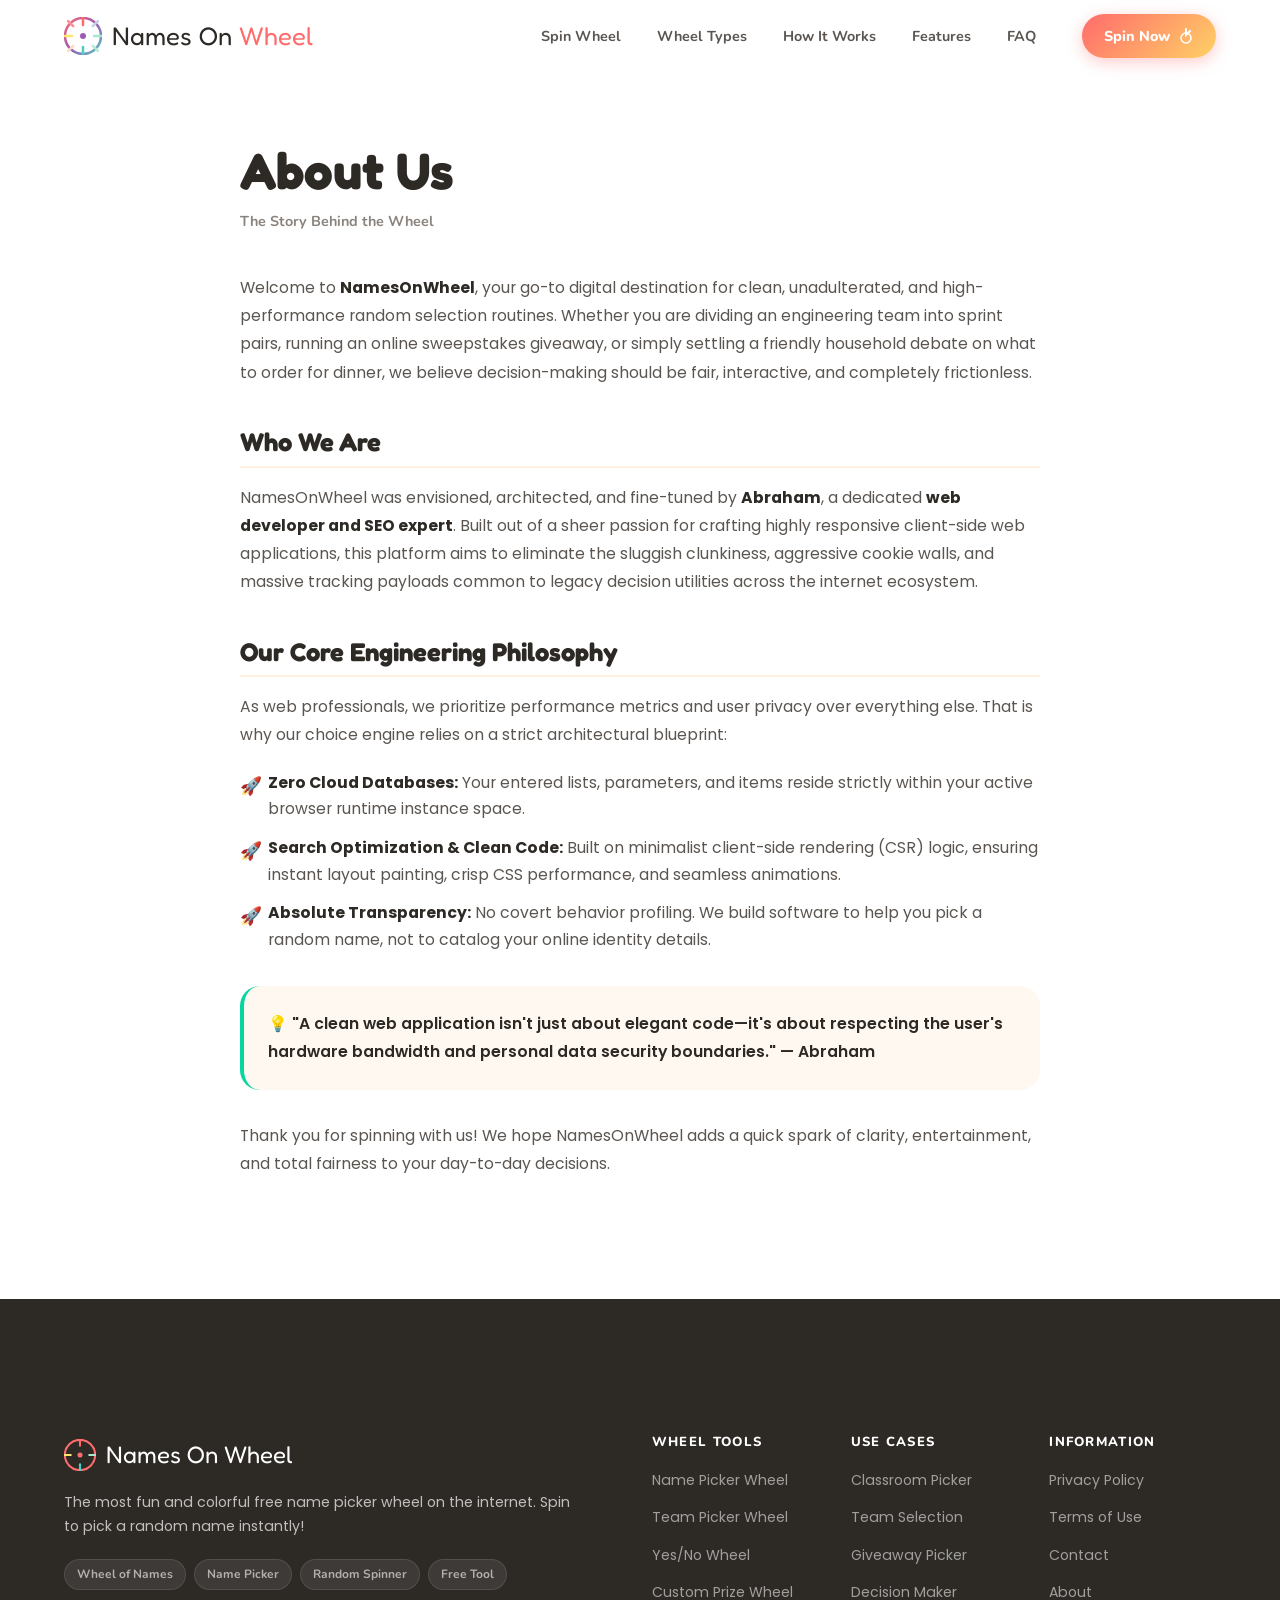
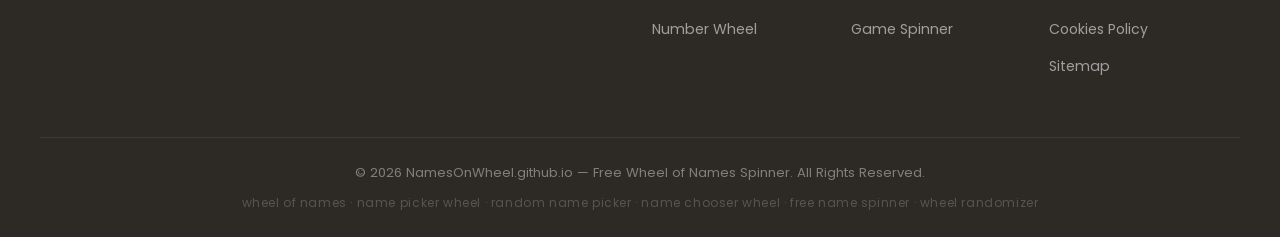
<file: about.html>
<!DOCTYPE html>
<html lang="en">
<head>
  <meta charset="UTF-8">
  <meta name="viewport" content="width=device-width, initial-scale=1.0">
  <title>About Us – Wheel of Names | NamesOnWheel</title>
  <meta name="description" content="Meet Abraham, the developer and SEO expert behind NamesOnWheel, built to deliver lightning-fast, client-side randomization.">
  <meta name="robots" content="index, follow">
  <link rel="stylesheet" href="css/style.css">
  <link rel="preconnect" href="https://fonts.googleapis.com">
  <link rel="preconnect" href="https://fonts.gstatic.com" crossorigin>
  <link rel="icon" type="image/png" sizes="32x32" href="/favicon.png">
  <style>
    .legal-content {
      padding: 140px 0 100px;
      background: var(--white);
    }
    .legal-wrapper {
      max-width: 800px;
      margin: 0 auto;
    }
    .legal-wrapper h1 {
      font-size: clamp(2.2rem, 5vw, 3.2rem);
      color: var(--text-dark);
      margin-bottom: 8px;
    }
    .legal-meta {
      font-family: 'Nunito', sans-serif;
      font-size: 0.9rem;
      color: var(--text-light);
      font-weight: 700;
      margin-bottom: 40px;
    }
    .legal-body h2 {
      font-size: 1.6rem;
      color: var(--text-dark);
      margin-top: 40px;
      margin-bottom: 16px;
      border-bottom: 2px solid var(--cream-dark);
      padding-bottom: 8px;
    }
    .legal-body p {
      font-size: 0.98rem;
      color: var(--text-mid);
      margin-bottom: 20px;
      line-height: 1.8;
    }
    .legal-body ul {
      list-style: none;
      padding-left: 0;
      margin-bottom: 24px;
    }
    .legal-body ul li {
      position: relative;
      font-size: 0.98rem;
      color: var(--text-mid);
      margin-bottom: 12px;
      padding-left: 28px;
      line-height: 1.7;
    }
    .legal-body ul li::before {
      content: "🚀";
      position: absolute;
      left: 0;
      top: 2px;
      font-size: 1.1rem;
    }
    .legal-body strong {
      color: var(--text-dark);
      font-weight: 700;
    }
    .legal-card {
      background: var(--cream);
      border-radius: var(--radius-md);
      padding: 24px;
      border-left: 4px solid var(--green);
      margin: 32px 0;
    }
    .legal-card p {
      margin-bottom: 0;
      font-weight: 600;
      color: var(--text-dark);
    }
  </style>
</head>
<body>

  <!-- Header Placeholder -->
  <div id="header-placeholder"></div>

  <main>
    <section class="legal-content">
      <div class="container">
        <div class="legal-wrapper">
          <h1>About Us</h1>
          <p class="legal-meta">The Story Behind the Wheel</p>

          <div class="legal-body">
            <p>Welcome to <strong>NamesOnWheel</strong>, your go-to digital destination for clean, unadulterated, and high-performance random selection routines. Whether you are dividing an engineering team into sprint pairs, running an online sweepstakes giveaway, or simply settling a friendly household debate on what to order for dinner, we believe decision-making should be fair, interactive, and completely frictionless.</p>
            
            <h2>Who We Are</h2>
            <p>NamesOnWheel was envisioned, architected, and fine-tuned by <strong>Abraham</strong>, a dedicated <strong>web developer and SEO expert</strong>. Built out of a sheer passion for crafting highly responsive client-side web applications, this platform aims to eliminate the sluggish clunkiness, aggressive cookie walls, and massive tracking payloads common to legacy decision utilities across the internet ecosystem.</p>

            <h2>Our Core Engineering Philosophy</h2>
            <p>As web professionals, we prioritize performance metrics and user privacy over everything else. That is why our choice engine relies on a strict architectural blueprint:</p>
            <ul>
              <li><strong>Zero Cloud Databases:</strong> Your entered lists, parameters, and items reside strictly within your active browser runtime instance space.</li>
              <li><strong>Search Optimization & Clean Code:</strong> Built on minimalist client-side rendering (CSR) logic, ensuring instant layout painting, crisp CSS performance, and seamless animations.</li>
              <li><strong>Absolute Transparency:</strong> No covert behavior profiling. We build software to help you pick a random name, not to catalog your online identity details.</li>
            </ul>

            <div class="legal-card">
              <p>💡 "A clean web application isn't just about elegant code—it's about respecting the user's hardware bandwidth and personal data security boundaries." — Abraham</p>
            </div>

            <p>Thank you for spinning with us! We hope NamesOnWheel adds a quick spark of clarity, entertainment, and total fairness to your day-to-day decisions.</p>
          </div>
        </div>
      </div>
    </section>
  </main>

  <!-- Footer Placeholder -->
  <div id="footer-placeholder"></div>

  <script src="js/header.js"></script>
  <script src="js/footer.js"></script>
</body>
</html>
</file>
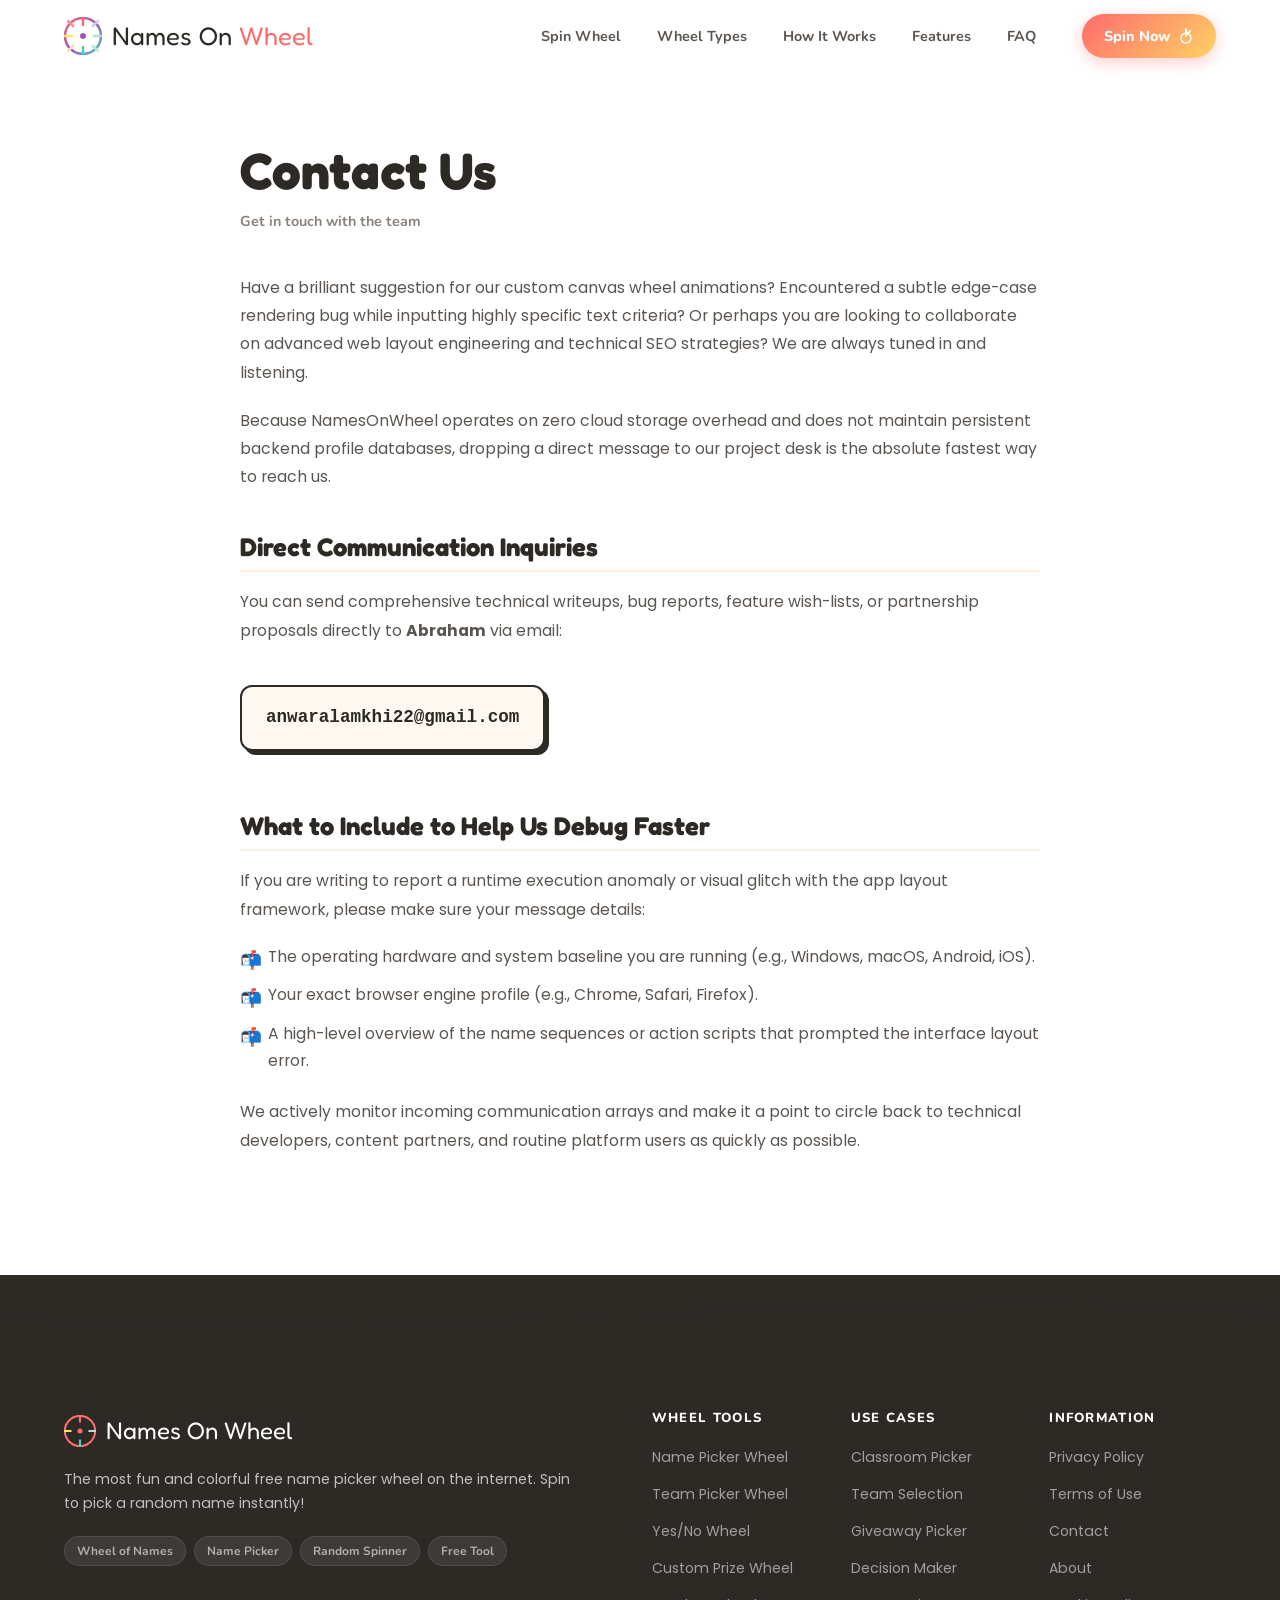
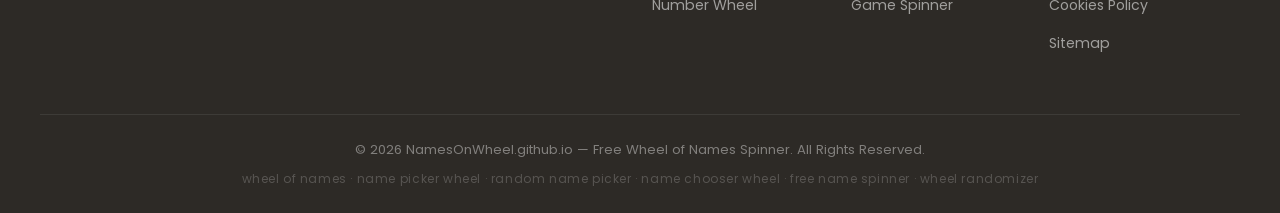
<file: contact.html>
<!DOCTYPE html>
<html lang="en">
<head>
  <meta charset="UTF-8">
  <meta name="viewport" content="width=device-width, initial-scale=1.0">
  <title>Contact Us – Wheel of Names | NamesOnWheel</title>
  <meta name="description" content="Have a technical feature request or optimization idea? Get in touch with Abraham directly at NamesOnWheel.">
  <meta name="robots" content="index, follow">
  <link rel="stylesheet" href="css/style.css">
  <link rel="preconnect" href="https://fonts.googleapis.com">
  <link rel="preconnect" href="https://fonts.gstatic.com" crossorigin>
  <link rel="icon" type="image/png" sizes="32x32" href="/favicon.png">
  <style>
    .legal-content {
      padding: 140px 0 100px;
      background: var(--white);
    }
    .legal-wrapper {
      max-width: 800px;
      margin: 0 auto;
    }
    .legal-wrapper h1 {
      font-size: clamp(2.2rem, 5vw, 3.2rem);
      color: var(--text-dark);
      margin-bottom: 8px;
    }
    .legal-meta {
      font-family: 'Nunito', sans-serif;
      font-size: 0.9rem;
      color: var(--text-light);
      font-weight: 700;
      margin-bottom: 40px;
    }
    .legal-body h2 {
      font-size: 1.6rem;
      color: var(--text-dark);
      margin-top: 40px;
      margin-bottom: 16px;
      border-bottom: 2px solid var(--cream-dark);
      padding-bottom: 8px;
    }
    .legal-body p {
      font-size: 0.98rem;
      color: var(--text-mid);
      margin-bottom: 20px;
      line-height: 1.8;
    }
    .contact-badge {
      display: inline-block;
      background: var(--cream);
      border: 2px solid var(--text-dark);
      box-shadow: 4px 4px 0px var(--text-dark);
      padding: 16px 24px;
      border-radius: var(--radius-sm);
      font-family: monospace;
      font-size: 1.1rem;
      color: var(--text-dark);
      font-weight: 700;
      margin: 20px 0;
      text-decoration: none;
      transition: transform 0.1s ease;
    }
    .contact-badge:hover {
      transform: translate(-2px, -2px);
      box-shadow: 6px 6px 0px var(--text-dark);
    }
    .legal-body ul {
      list-style: none;
      padding-left: 0;
      margin-bottom: 24px;
    }
    .legal-body ul li {
      position: relative;
      font-size: 0.98rem;
      color: var(--text-mid);
      margin-bottom: 12px;
      padding-left: 28px;
      line-height: 1.7;
    }
    .legal-body ul li::before {
      content: "📬";
      position: absolute;
      left: 0;
      top: 2px;
      font-size: 1.1rem;
    }
  </style>
</head>
<body>

  <!-- Header Placeholder -->
  <div id="header-placeholder"></div>

  <main>
    <section class="legal-content">
      <div class="container">
        <div class="legal-wrapper">
          <h1>Contact Us</h1>
          <p class="legal-meta">Get in touch with the team</p>

          <div class="legal-body">
            <p>Have a brilliant suggestion for our custom canvas wheel animations? Encountered a subtle edge-case rendering bug while inputting highly specific text criteria? Or perhaps you are looking to collaborate on advanced web layout engineering and technical SEO strategies? We are always tuned in and listening.</p>
            
            <p>Because NamesOnWheel operates on zero cloud storage overhead and does not maintain persistent backend profile databases, dropping a direct message to our project desk is the absolute fastest way to reach us.</p>

            <h2>Direct Communication Inquiries</h2>
            <p>You can send comprehensive technical writeups, bug reports, feature wish-lists, or partnership proposals directly to <strong>Abraham</strong> via email:</p>
            
            <a href="mailto:anwaralamkhi22@gmail.com" class="contact-badge">anwaralamkhi22@gmail.com</a>

            <h2>What to Include to Help Us Debug Faster</h2>
            <p>If you are writing to report a runtime execution anomaly or visual glitch with the app layout framework, please make sure your message details:</p>
            <ul>
              <li>The operating hardware and system baseline you are running (e.g., Windows, macOS, Android, iOS).</li>
              <li>Your exact browser engine profile (e.g., Chrome, Safari, Firefox).</li>
              <li>A high-level overview of the name sequences or action scripts that prompted the interface layout error.</li>
            </ul>

            <p>We actively monitor incoming communication arrays and make it a point to circle back to technical developers, content partners, and routine platform users as quickly as possible.</p>
          </div>
        </div>
      </div>
    </section>
  </main>

  <!-- Footer Placeholder -->
  <div id="footer-placeholder"></div>

  <script src="js/header.js"></script>
  <script src="js/footer.js"></script>
</body>
</html>
</file>
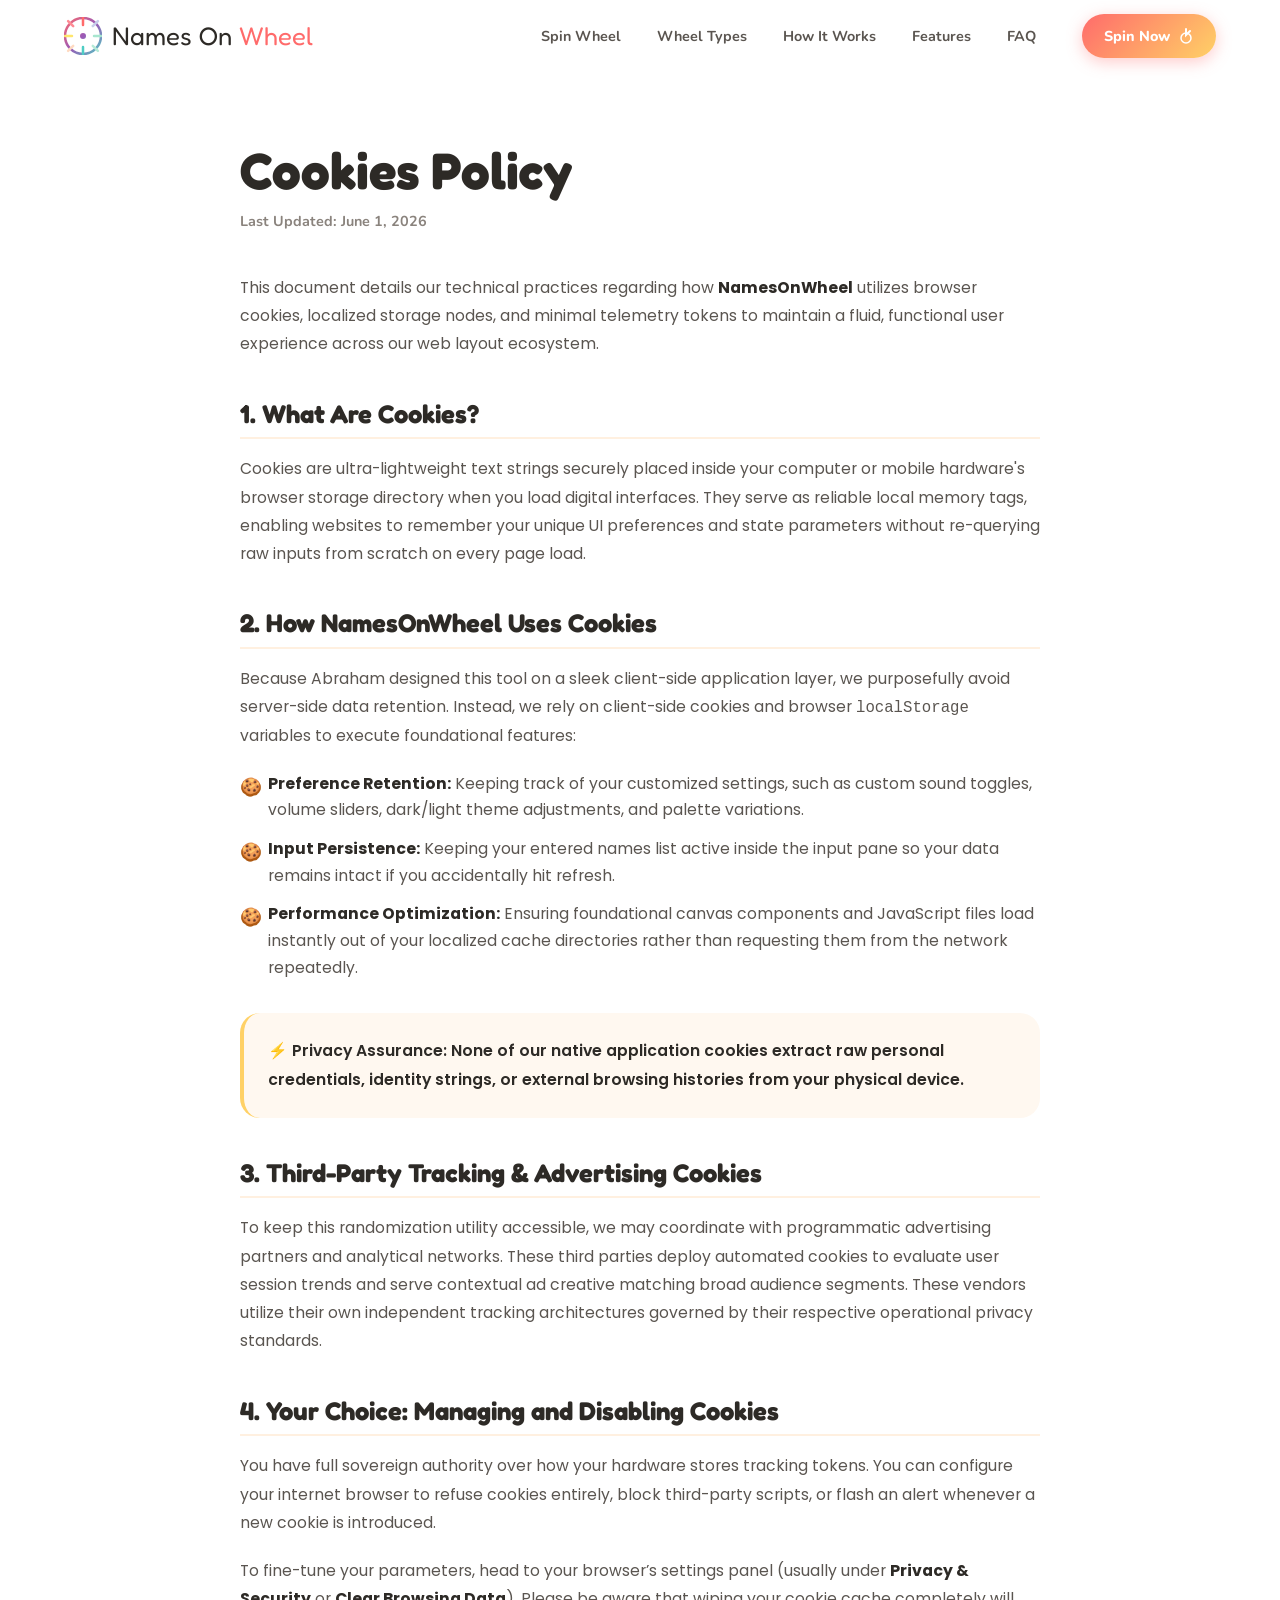
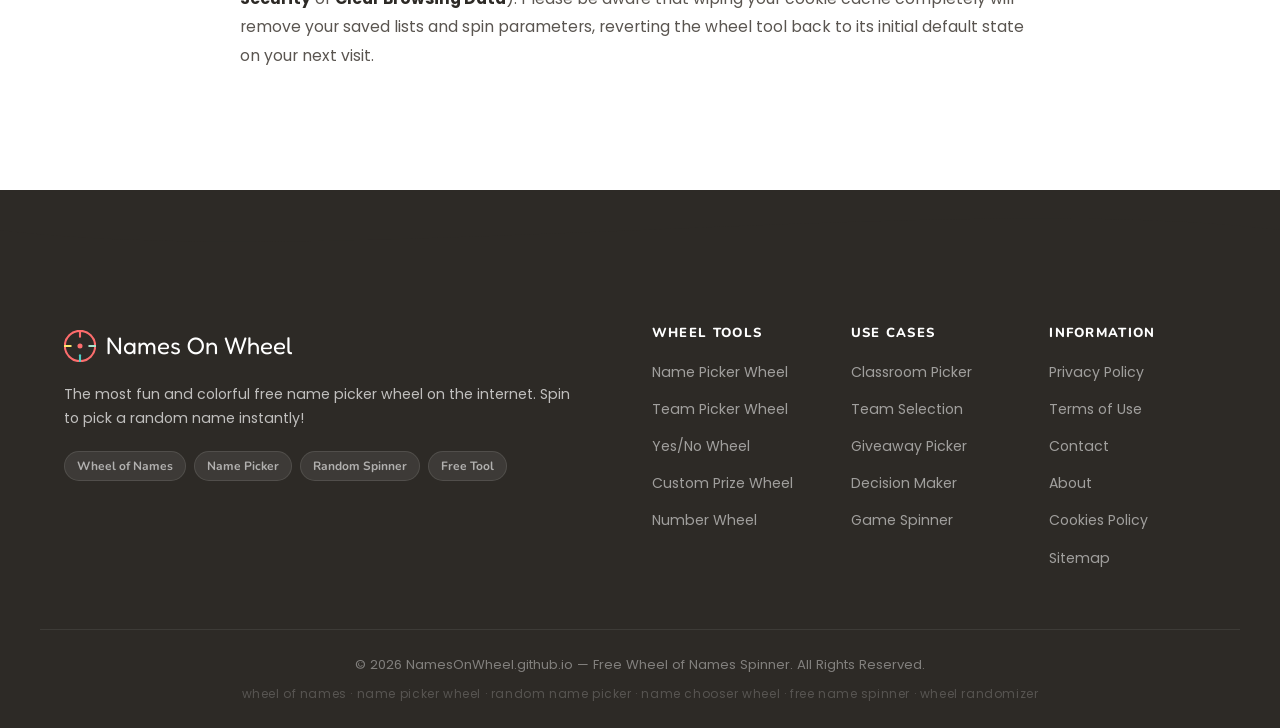
<file: cookies.html>
<!DOCTYPE html>
<html lang="en">
<head>
  <meta charset="UTF-8">
  <meta name="viewport" content="width=device-width, initial-scale=1.0">
  <title>Cookies Policy – Wheel of Names | NamesOnWheel</title>
  <meta name="description" content="Learn how NamesOnWheel implements lightweight browser storage cookies to remember your custom text entries and spinner themes.">
  <meta name="robots" content="index, follow">
  <link rel="stylesheet" href="css/style.css">
  <link rel="preconnect" href="https://fonts.googleapis.com">
  <link rel="preconnect" href="https://fonts.gstatic.com" crossorigin>
  <link rel="icon" type="image/png" sizes="32x32" href="/favicon.png">
  <style>
    .legal-content {
      padding: 140px 0 100px;
      background: var(--white);
    }
    .legal-wrapper {
      max-width: 800px;
      margin: 0 auto;
    }
    .legal-wrapper h1 {
      font-size: clamp(2.2rem, 5vw, 3.2rem);
      color: var(--text-dark);
      margin-bottom: 8px;
    }
    .legal-meta {
      font-family: 'Nunito', sans-serif;
      font-size: 0.9rem;
      color: var(--text-light);
      font-weight: 700;
      margin-bottom: 40px;
    }
    .legal-body h2 {
      font-size: 1.6rem;
      color: var(--text-dark);
      margin-top: 40px;
      margin-bottom: 16px;
      border-bottom: 2px solid var(--cream-dark);
      padding-bottom: 8px;
    }
    .legal-body p {
      font-size: 0.98rem;
      color: var(--text-mid);
      margin-bottom: 20px;
      line-height: 1.8;
    }
    .legal-body ul {
      list-style: none;
      padding-left: 0;
      margin-bottom: 24px;
    }
    .legal-body ul li {
      position: relative;
      font-size: 0.98rem;
      color: var(--text-mid);
      margin-bottom: 12px;
      padding-left: 28px;
      line-height: 1.7;
    }
    .legal-body ul li::before {
      content: "🍪";
      position: absolute;
      left: 0;
      top: 2px;
      font-size: 1.1rem;
    }
    .legal-body strong {
      color: var(--text-dark);
      font-weight: 700;
    }
    .legal-card {
      background: var(--cream);
      border-radius: var(--radius-md);
      padding: 24px;
      border-left: 4px solid var(--yellow);
      margin: 32px 0;
    }
    .legal-card p {
      margin-bottom: 0;
      font-weight: 600;
      color: var(--text-dark);
    }
  </style>
</head>
<body>

  <!-- Header Placeholder -->
  <div id="header-placeholder"></div>

  <main>
    <section class="legal-content">
      <div class="container">
        <div class="legal-wrapper">
          <h1>Cookies Policy</h1>
          <p class="legal-meta">Last Updated: June 1, 2026</p>

          <div class="legal-body">
            <p>This document details our technical practices regarding how <strong>NamesOnWheel</strong> utilizes browser cookies, localized storage nodes, and minimal telemetry tokens to maintain a fluid, functional user experience across our web layout ecosystem.</p>
            
            <h2>1. What Are Cookies?</h2>
            <p>Cookies are ultra-lightweight text strings securely placed inside your computer or mobile hardware's browser storage directory when you load digital interfaces. They serve as reliable local memory tags, enabling websites to remember your unique UI preferences and state parameters without re-querying raw inputs from scratch on every page load.</p>

            <h2>2. How NamesOnWheel Uses Cookies</h2>
            <p>Because Abraham designed this tool on a sleek client-side application layer, we purposefully avoid server-side data retention. Instead, we rely on client-side cookies and browser <code>localStorage</code> variables to execute foundational features:</p>
            <ul>
              <li><strong>Preference Retention:</strong> Keeping track of your customized settings, such as custom sound toggles, volume sliders, dark/light theme adjustments, and palette variations.</li>
              <li><strong>Input Persistence:</strong> Keeping your entered names list active inside the input pane so your data remains intact if you accidentally hit refresh.</li>
              <li><strong>Performance Optimization:</strong> Ensuring foundational canvas components and JavaScript files load instantly out of your localized cache directories rather than requesting them from the network repeatedly.</li>
            </ul>

            <div class="legal-card">
              <p>⚡ Privacy Assurance: None of our native application cookies extract raw personal credentials, identity strings, or external browsing histories from your physical device.</p>
            </div>

            <h2>3. Third-Party Tracking & Advertising Cookies</h2>
            <p>To keep this randomization utility accessible, we may coordinate with programmatic advertising partners and analytical networks. These third parties deploy automated cookies to evaluate user session trends and serve contextual ad creative matching broad audience segments. These vendors utilize their own independent tracking architectures governed by their respective operational privacy standards.</p>

            <h2>4. Your Choice: Managing and Disabling Cookies</h2>
            <p>You have full sovereign authority over how your hardware stores tracking tokens. You can configure your internet browser to refuse cookies entirely, block third-party scripts, or flash an alert whenever a new cookie is introduced.</p>
            <p>To fine-tune your parameters, head to your browser’s settings panel (usually under <strong>Privacy & Security</strong> or <strong>Clear Browsing Data</strong>). Please be aware that wiping your cookie cache completely will remove your saved lists and spin parameters, reverting the wheel tool back to its initial default state on your next visit.</p>
          </div>
        </div>
      </div>
    </section>
  </main>

  <!-- Footer Placeholder -->
  <div id="footer-placeholder"></div>

  <script src="js/header.js"></script>
  <script src="js/footer.js"></script>
</body>
</html>
</file>
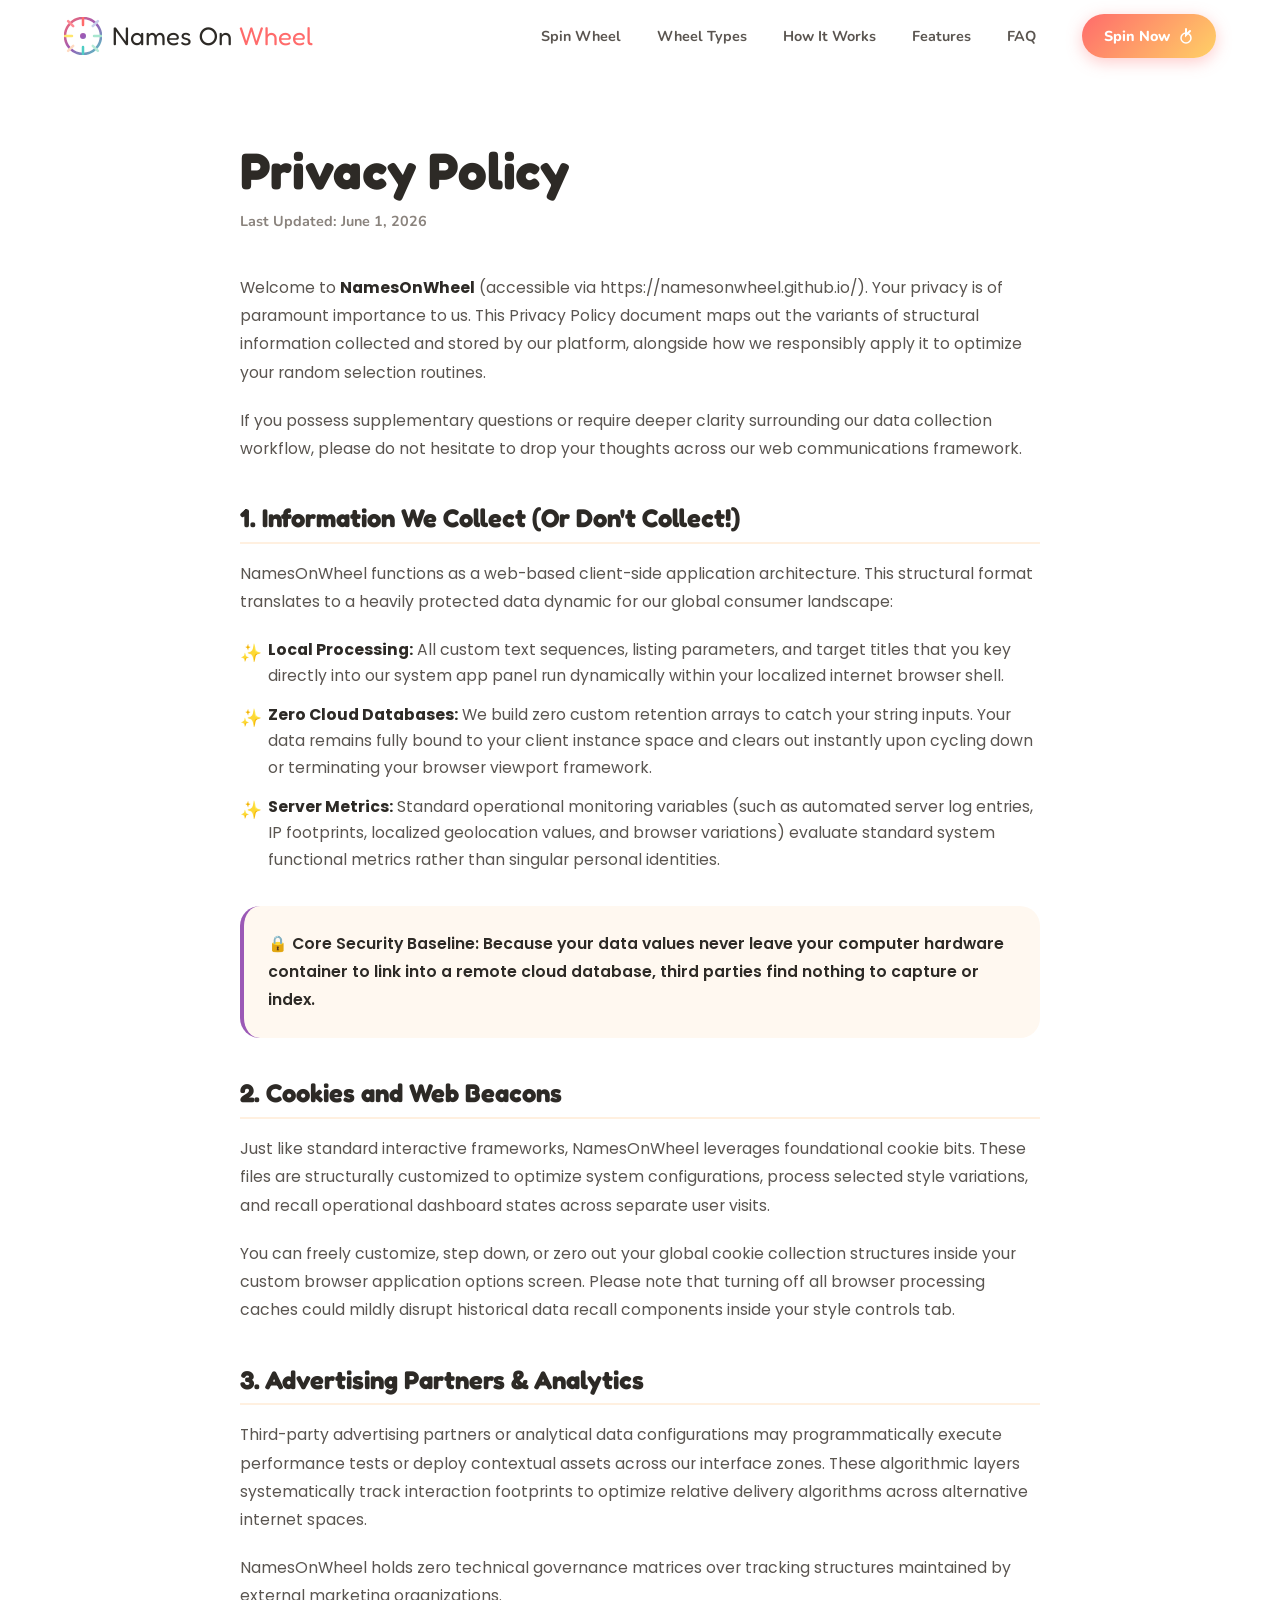
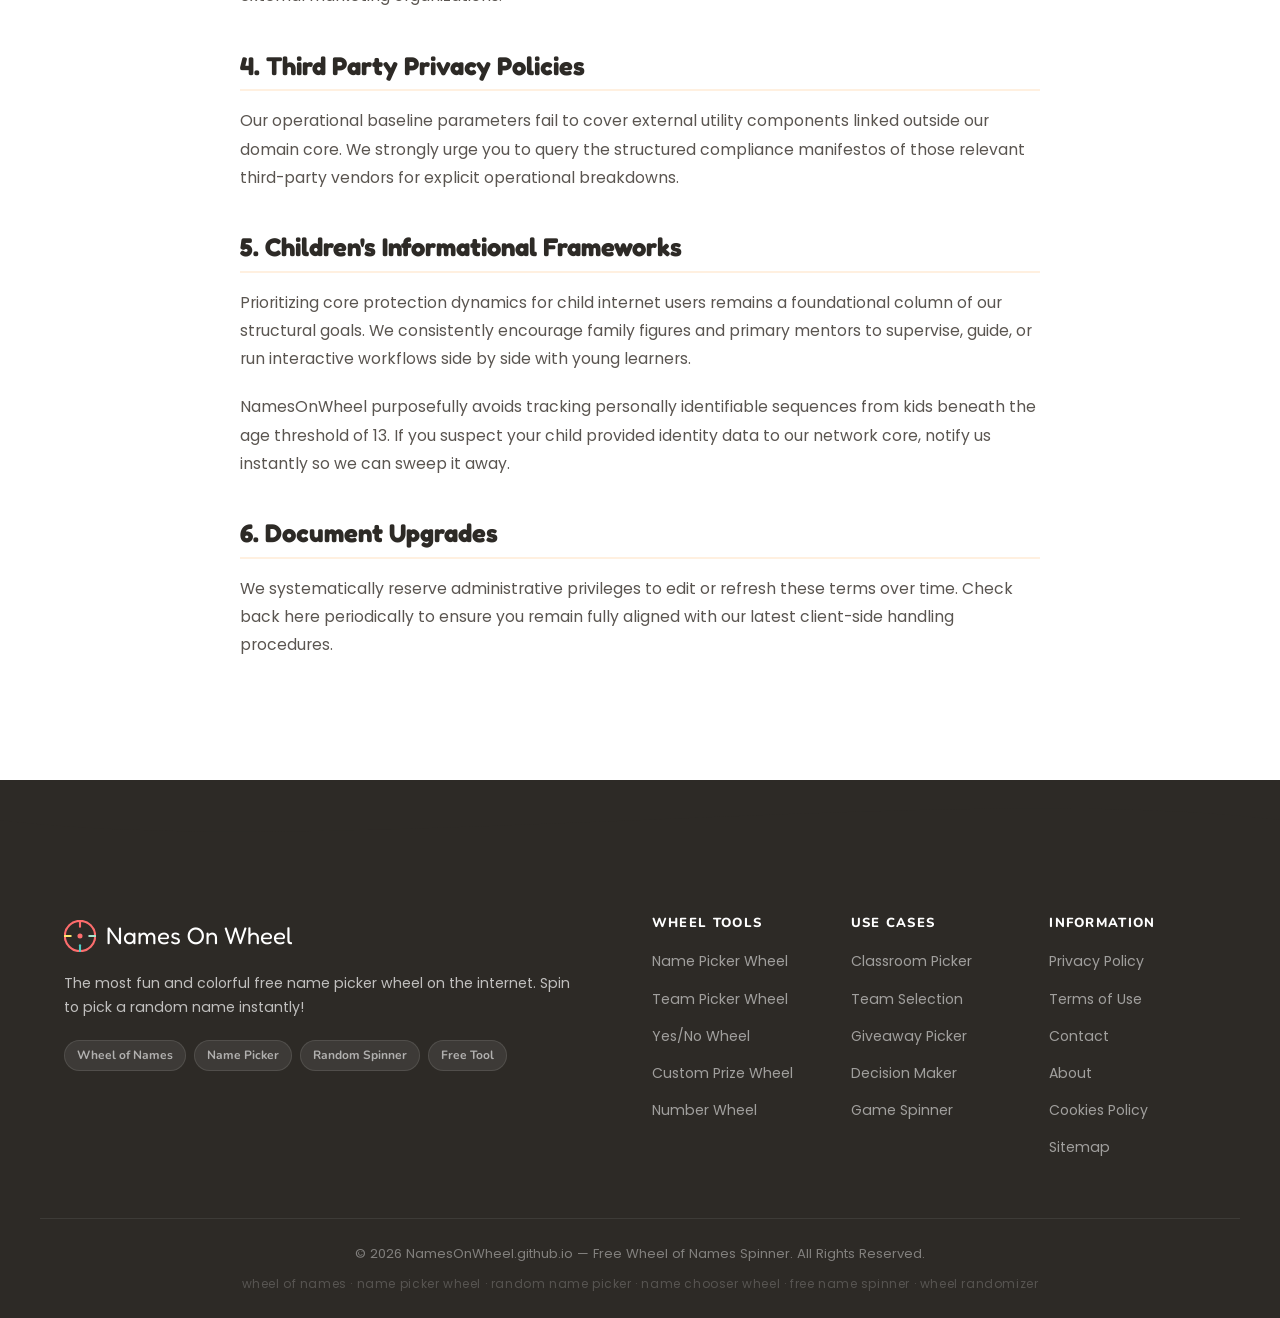
<file: privacy.html>
<!DOCTYPE html>
<html lang="en">
<head>
  <meta charset="UTF-8">
  <meta name="viewport" content="width=device-width, initial-scale=1.0">
  <title>Privacy Policy – Wheel of Names | NamesOnWheel</title>
  <meta name="description" content="Read the Privacy Policy for NamesOnWheel to understand how we protect user data and maintain a secure online name picker environment.">
  <meta name="robots" content="index, follow">
  <link rel="stylesheet" href="css/style.css">
  <link rel="preconnect" href="https://fonts.googleapis.com">
  <link rel="preconnect" href="https://fonts.gstatic.com" crossorigin>
  <link rel="icon" type="image/png" sizes="32x32" href="/favicon.png">
  <style>
    .legal-content {
      padding: 140px 0 100px;
      background: var(--white);
    }
    .legal-wrapper {
      max-width: 800px;
      margin: 0 auto;
    }
    .legal-wrapper h1 {
      font-size: clamp(2.2rem, 5vw, 3.2rem);
      color: var(--text-dark);
      margin-bottom: 8px;
    }
    .legal-meta {
      font-family: 'Nunito', sans-serif;
      font-size: 0.9rem;
      color: var(--text-light);
      font-weight: 700;
      margin-bottom: 40px;
    }
    .legal-body h2 {
      font-size: 1.6rem;
      color: var(--text-dark);
      margin-top: 40px;
      margin-bottom: 16px;
      border-bottom: 2px solid var(--cream-dark);
      padding-bottom: 8px;
    }
    .legal-body p {
      font-size: 0.98rem;
      color: var(--text-mid);
      margin-bottom: 20px;
      line-height: 1.8;
    }
    .legal-body ul {
      list-style: none;
      padding-left: 0;
      margin-bottom: 24px;
    }
    .legal-body ul li {
      position: relative;
      font-size: 0.98rem;
      color: var(--text-mid);
      margin-bottom: 12px;
      padding-left: 28px;
      line-height: 1.7;
    }
    .legal-body ul li::before {
      content: "✨";
      position: absolute;
      left: 0;
      top: 2px;
      font-size: 1.1rem;
    }
    .legal-body strong {
      color: var(--text-dark);
      font-weight: 700;
    }
    .legal-card {
      background: var(--cream);
      border-radius: var(--radius-md);
      padding: 24px;
      border-left: 4px solid var(--purple);
      margin: 32px 0;
    }
    .legal-card p {
      margin-bottom: 0;
      font-weight: 600;
      color: var(--text-dark);
    }
  </style>
</head>
<body>

  <!-- Header Placeholder -->
  <div id="header-placeholder"></div>

  <main>
    <section class="legal-content">
      <div class="container">
        <div class="legal-wrapper">
          <h1>Privacy Policy</h1>
          <p class="legal-meta">Last Updated: June 1, 2026</p>

          <div class="legal-body">
            <p>Welcome to <strong>NamesOnWheel</strong> (accessible via https://namesonwheel.github.io/). Your privacy is of paramount importance to us. This Privacy Policy document maps out the variants of structural information collected and stored by our platform, alongside how we responsibly apply it to optimize your random selection routines.</p>
            
            <p>If you possess supplementary questions or require deeper clarity surrounding our data collection workflow, please do not hesitate to drop your thoughts across our web communications framework.</p>

            <h2>1. Information We Collect (Or Don't Collect!)</h2>
            <p>NamesOnWheel functions as a web-based client-side application architecture. This structural format translates to a heavily protected data dynamic for our global consumer landscape:</p>
            <ul>
              <li><strong>Local Processing:</strong> All custom text sequences, listing parameters, and target titles that you key directly into our system app panel run dynamically within your localized internet browser shell.</li>
              <li><strong>Zero Cloud Databases:</strong> We build zero custom retention arrays to catch your string inputs. Your data remains fully bound to your client instance space and clears out instantly upon cycling down or terminating your browser viewport framework.</li>
              <li><strong>Server Metrics:</strong> Standard operational monitoring variables (such as automated server log entries, IP footprints, localized geolocation values, and browser variations) evaluate standard system functional metrics rather than singular personal identities.</li>
            </ul>

            <div class="legal-card">
              <p>🔒 Core Security Baseline: Because your data values never leave your computer hardware container to link into a remote cloud database, third parties find nothing to capture or index.</p>
            </div>

            <h2>2. Cookies and Web Beacons</h2>
            <p>Just like standard interactive frameworks, NamesOnWheel leverages foundational cookie bits. These files are structurally customized to optimize system configurations, process selected style variations, and recall operational dashboard states across separate user visits.</p>
            <p>You can freely customize, step down, or zero out your global cookie collection structures inside your custom browser application options screen. Please note that turning off all browser processing caches could mildly disrupt historical data recall components inside your style controls tab.</p>

            <h2>3. Advertising Partners & Analytics</h2>
            <p>Third-party advertising partners or analytical data configurations may programmatically execute performance tests or deploy contextual assets across our interface zones. These algorithmic layers systematically track interaction footprints to optimize relative delivery algorithms across alternative internet spaces.</p>
            <p>NamesOnWheel holds zero technical governance matrices over tracking structures maintained by external marketing organizations.</p>

            <h2>4. Third Party Privacy Policies</h2>
            <p>Our operational baseline parameters fail to cover external utility components linked outside our domain core. We strongly urge you to query the structured compliance manifestos of those relevant third-party vendors for explicit operational breakdowns.</p>

            <h2>5. Children's Informational Frameworks</h2>
            <p>Prioritizing core protection dynamics for child internet users remains a foundational column of our structural goals. We consistently encourage family figures and primary mentors to supervise, guide, or run interactive workflows side by side with young learners.</p>
            <p>NamesOnWheel purposefully avoids tracking personally identifiable sequences from kids beneath the age threshold of 13. If you suspect your child provided identity data to our network core, notify us instantly so we can sweep it away.</p>

            <h2>6. Document Upgrades</h2>
            <p>We systematically reserve administrative privileges to edit or refresh these terms over time. Check back here periodically to ensure you remain fully aligned with our latest client-side handling procedures.</p>
          </div>
        </div>
      </div>
    </section>
  </main>

  <!-- Footer Placeholder -->
  <div id="footer-placeholder"></div>

  <script src="js/header.js"></script>
  <script src="js/footer.js"></script>
</body>
</html>
</file>
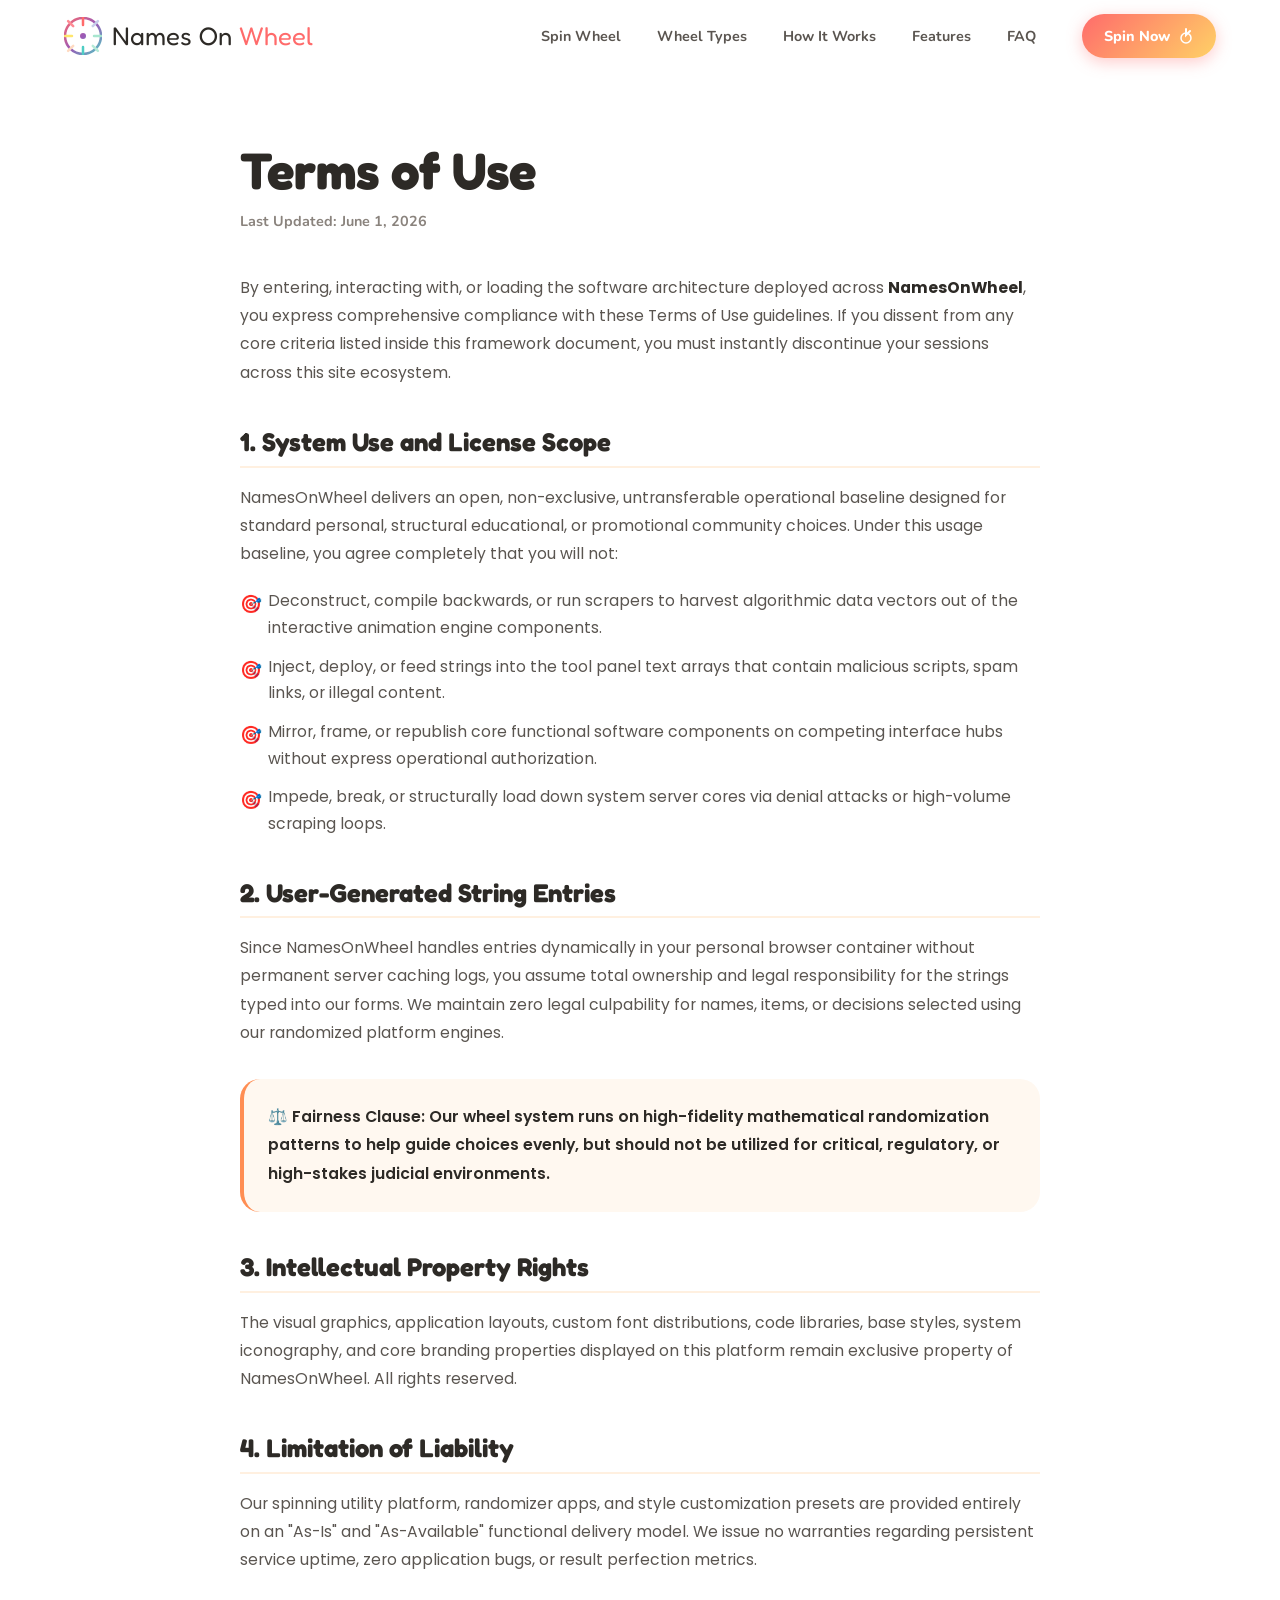
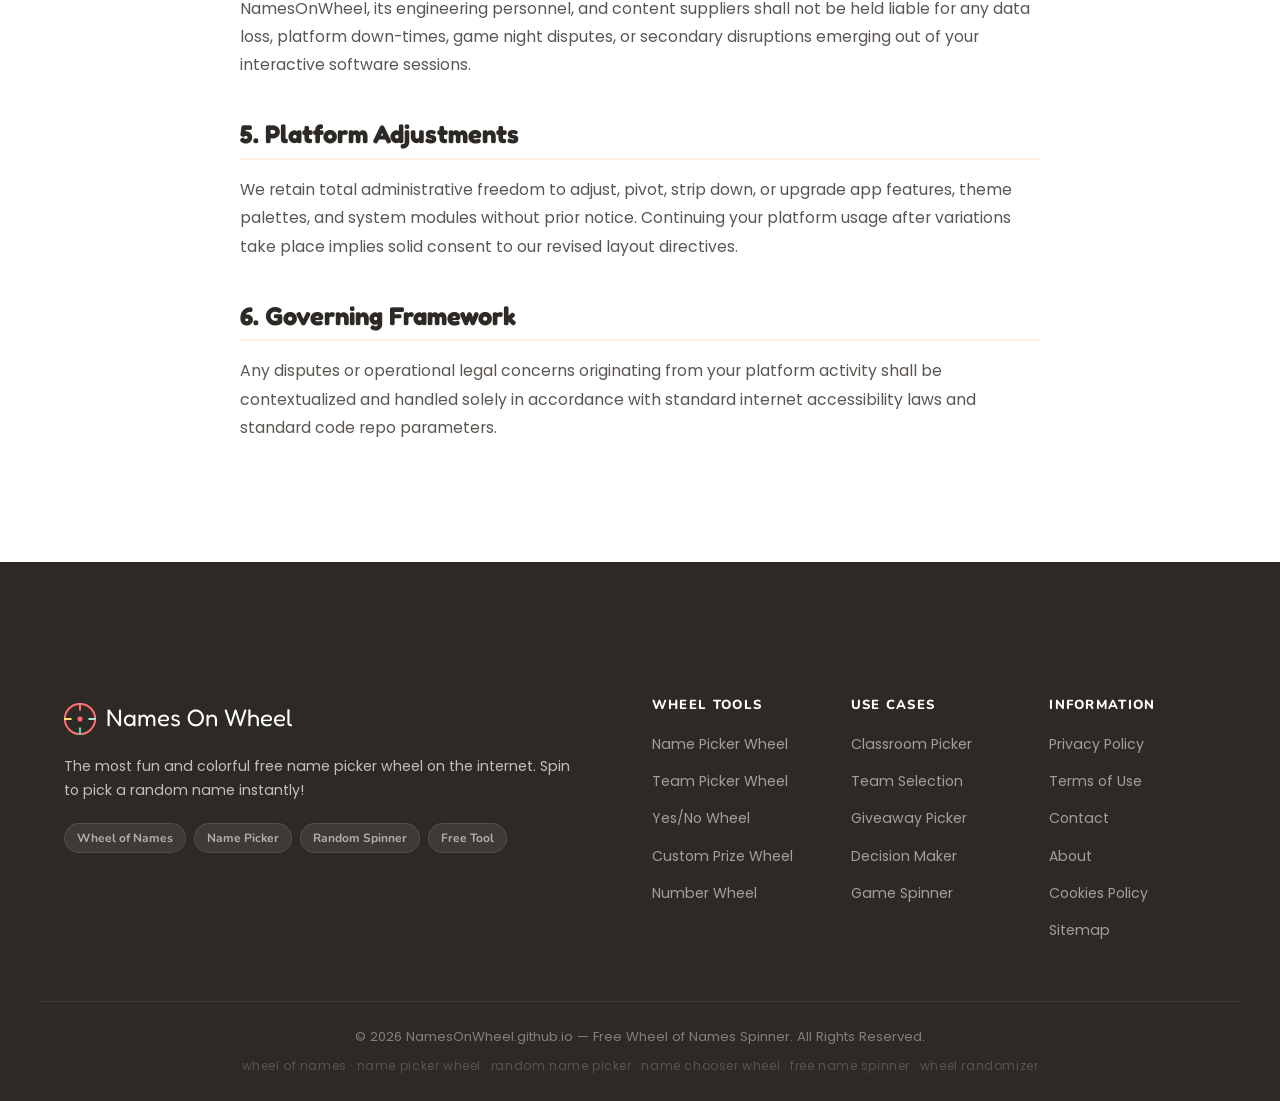
<file: terms.html>
<!DOCTYPE html>
<html lang="en">
<head>
  <meta charset="UTF-8">
  <meta name="viewport" content="width=device-width, initial-scale=1.0">
  <title>Terms of Use – Wheel of Names | NamesOnWheel</title>
  <meta name="description" content="Review the official Terms of Use governing your interactions, options, and operational rules while spinning the tools at NamesOnWheel.">
  <meta name="robots" content="index, follow">
  <link rel="stylesheet" href="css/style.css">
  <link rel="preconnect" href="https://fonts.googleapis.com">
  <link rel="preconnect" href="https://fonts.gstatic.com" crossorigin>
  <link rel="icon" type="image/png" sizes="32x32" href="/favicon.png">
  <style>
    .legal-content {
      padding: 140px 0 100px;
      background: var(--white);
    }
    .legal-wrapper {
      max-width: 800px;
      margin: 0 auto;
    }
    .legal-wrapper h1 {
      font-size: clamp(2.2rem, 5vw, 3.2rem);
      color: var(--text-dark);
      margin-bottom: 8px;
    }
    .legal-meta {
      font-family: 'Nunito', sans-serif;
      font-size: 0.9rem;
      color: var(--text-light);
      font-weight: 700;
      margin-bottom: 40px;
    }
    .legal-body h2 {
      font-size: 1.6rem;
      color: var(--text-dark);
      margin-top: 40px;
      margin-bottom: 16px;
      border-bottom: 2px solid var(--cream-dark);
      padding-bottom: 8px;
    }
    .legal-body p {
      font-size: 0.98rem;
      color: var(--text-mid);
      margin-bottom: 20px;
      line-height: 1.8;
    }
    .legal-body ul {
      list-style: none;
      padding-left: 0;
      margin-bottom: 24px;
    }
    .legal-body ul li {
      position: relative;
      font-size: 0.98rem;
      color: var(--text-mid);
      margin-bottom: 12px;
      padding-left: 28px;
      line-height: 1.7;
    }
    .legal-body ul li::before {
      content: "🎯";
      position: absolute;
      left: 0;
      top: 2px;
      font-size: 1.1rem;
    }
    .legal-body strong {
      color: var(--text-dark);
      font-weight: 700;
    }
    .legal-card {
      background: var(--cream);
      border-radius: var(--radius-md);
      padding: 24px;
      border-left: 4px solid var(--orange);
      margin: 32px 0;
    }
    .legal-card p {
      margin-bottom: 0;
      font-weight: 600;
      color: var(--text-dark);
    }
  </style>
</head>
<body>

  <!-- Header Placeholder -->
  <div id="header-placeholder"></div>

  <main>
    <section class="legal-content">
      <div class="container">
        <div class="legal-wrapper">
          <h1>Terms of Use</h1>
          <p class="legal-meta">Last Updated: June 1, 2026</p>

          <div class="legal-body">
            <p>By entering, interacting with, or loading the software architecture deployed across <strong>NamesOnWheel</strong>, you express comprehensive compliance with these Terms of Use guidelines. If you dissent from any core criteria listed inside this framework document, you must instantly discontinue your sessions across this site ecosystem.</p>

            <h2>1. System Use and License Scope</h2>
            <p>NamesOnWheel delivers an open, non-exclusive, untransferable operational baseline designed for standard personal, structural educational, or promotional community choices. Under this usage baseline, you agree completely that you will not:</p>
            <ul>
              <li>Deconstruct, compile backwards, or run scrapers to harvest algorithmic data vectors out of the interactive animation engine components.</li>
              <li>Inject, deploy, or feed strings into the tool panel text arrays that contain malicious scripts, spam links, or illegal content.</li>
              <li>Mirror, frame, or republish core functional software components on competing interface hubs without express operational authorization.</li>
              <li>Impede, break, or structurally load down system server cores via denial attacks or high-volume scraping loops.</li>
            </ul>

            <h2>2. User-Generated String Entries</h2>
            <p>Since NamesOnWheel handles entries dynamically in your personal browser container without permanent server caching logs, you assume total ownership and legal responsibility for the strings typed into our forms. We maintain zero legal culpability for names, items, or decisions selected using our randomized platform engines.</p>

            <div class="legal-card">
              <p>⚖️ Fairness Clause: Our wheel system runs on high-fidelity mathematical randomization patterns to help guide choices evenly, but should not be utilized for critical, regulatory, or high-stakes judicial environments.</p>
            </div>

            <h2>3. Intellectual Property Rights</h2>
            <p>The visual graphics, application layouts, custom font distributions, code libraries, base styles, system iconography, and core branding properties displayed on this platform remain exclusive property of NamesOnWheel. All rights reserved.</p>

            <h2>4. Limitation of Liability</h2>
            <p>Our spinning utility platform, randomizer apps, and style customization presets are provided entirely on an "As-Is" and "As-Available" functional delivery model. We issue no warranties regarding persistent service uptime, zero application bugs, or result perfection metrics.</p>
            <p>NamesOnWheel, its engineering personnel, and content suppliers shall not be held liable for any data loss, platform down-times, game night disputes, or secondary disruptions emerging out of your interactive software sessions.</p>

            <h2>5. Platform Adjustments</h2>
            <p>We retain total administrative freedom to adjust, pivot, strip down, or upgrade app features, theme palettes, and system modules without prior notice. Continuing your platform usage after variations take place implies solid consent to our revised layout directives.</p>

            <h2>6. Governing Framework</h2>
            <p>Any disputes or operational legal concerns originating from your platform activity shall be contextualized and handled solely in accordance with standard internet accessibility laws and standard code repo parameters.</p>
          </div>
        </div>
      </div>
    </section>
  </main>

  <!-- Footer Placeholder -->
  <div id="footer-placeholder"></div>

  <script src="js/header.js"></script>
  <script src="js/footer.js"></script>
</body>
</html>
</file>
<file: css/style.css>
/* =============================================
   NAMES ON WHEEL — Main Stylesheet
   ============================================= */

@import url('https://fonts.googleapis.com/css2?family=Nunito:wght@400;600;700;800;900&family=Fredoka+One&family=Poppins:wght@400;500;600;700&display=swap');

/* === CSS Variables === */
:root {
  --cream: #FFF8F0;
  --cream-dark: #FFF0E0;
  --white: #FFFFFF;
  --text-dark: #2D2A26;
  --text-mid: #5A5550;
  --text-light: #8A837D;

  --red: #FF6B6B;
  --orange: #FF8E53;
  --yellow: #FFD166;
  --green: #06D6A0;
  --teal: #4ECDC4;
  --blue: #45B7D1;
  --purple: #9B59B6;
  --pink: #FF8B94;
  --indigo: #6C63FF;
  --lime: #A8E6CF;

  --grad-1: linear-gradient(135deg, #FF6B6B, #FFD166);
  --grad-2: linear-gradient(135deg, #4ECDC4, #45B7D1);
  --grad-3: linear-gradient(135deg, #9B59B6, #6C63FF);
  --grad-4: linear-gradient(135deg, #06D6A0, #4ECDC4);
  --grad-hero: linear-gradient(135deg, #FF6B6B 0%, #FFD166 35%, #06D6A0 65%, #45B7D1 100%);

  --shadow-sm: 0 2px 12px rgba(0,0,0,0.08);
  --shadow-md: 0 8px 32px rgba(0,0,0,0.12);
  --shadow-lg: 0 20px 60px rgba(0,0,0,0.15);
  --shadow-color: 0 12px 40px rgba(255,107,107,0.25);

  --radius-sm: 12px;
  --radius-md: 20px;
  --radius-lg: 32px;
  --radius-full: 9999px;

  --footer-bg: #2D2A26;
  --transition: all 0.3s cubic-bezier(0.4, 0, 0.2, 1);
}

/* === Reset & Base === */
*, *::before, *::after { box-sizing: border-box; margin: 0; padding: 0; }

html { scroll-behavior: smooth; font-size: 16px; }

body {
  font-family: 'Poppins', sans-serif;
  background-color: var(--cream);
  color: var(--text-dark);
  line-height: 1.7;
  overflow-x: hidden;
}

img { max-width: 100%; display: block; }
a { text-decoration: none; color: inherit; }
ul { list-style: none; }
button { cursor: pointer; border: none; background: none; }

h1, h2, h3, h4 { font-family: 'Fredoka One', cursive; line-height: 1.2; }

.container {
  max-width: 1200px;
  margin: 0 auto;
  padding: 0 24px;
}

/* === Section Headers === */
.section-header {
  text-align: center;
  margin-bottom: 64px;
}
.section-tag {
  display: inline-block;
  font-family: 'Nunito', sans-serif;
  font-size: 0.75rem;
  font-weight: 800;
  text-transform: uppercase;
  letter-spacing: 0.15em;
  color: var(--purple);
  background: rgba(155,89,182,0.1);
  padding: 6px 18px;
  border-radius: var(--radius-full);
  margin-bottom: 16px;
}
.section-title {
  font-size: clamp(2rem, 5vw, 3rem);
  color: var(--text-dark);
  margin-bottom: 16px;
}
.section-title span { background: var(--grad-1); -webkit-background-clip: text; -webkit-text-fill-color: transparent; background-clip: text; }
.section-desc {
  font-size: 1.1rem;
  color: var(--text-mid);
  max-width: 600px;
  margin: 0 auto;
}

/* =============================================
   HEADER
   ============================================= */
.site-header {
  position: fixed;
  top: 0; left: 0; right: 0;
  z-index: 1000;
  transition: var(--transition);
  padding: 0;
}
.site-header.scrolled {
  background: rgba(255,248,240,0.95);
  backdrop-filter: blur(20px);
  box-shadow: var(--shadow-sm);
}
.header-inner {
  max-width: 1200px;
  margin: 0 auto;
  padding: 0 24px;
  display: flex;
  align-items: center;
  height: 72px;
  gap: 32px;
}

.logo {
  display: flex;
  align-items: center;
  gap: 10px;
  flex-shrink: 0;
}
.logo-icon svg { display: block; transition: transform 0.6s ease; }
.logo:hover .logo-icon svg { transform: rotate(180deg); }
.logo-text {
  font-family: 'Fredoka One', cursive;
  font-size: 1.6rem;
  color: var(--text-dark);
}
.logo-accent { color: var(--red); }

.main-nav { margin-left: auto; }
.main-nav ul { display: flex; gap: 8px; align-items: center; }
.main-nav a {
  font-family: 'Nunito', sans-serif;
  font-weight: 700;
  font-size: 0.9rem;
  color: var(--text-mid);
  padding: 8px 14px;
  border-radius: var(--radius-full);
  transition: var(--transition);
}
.main-nav a:hover { color: var(--purple); background: rgba(155,89,182,0.1); }

.btn-spin-now {
  display: flex;
  align-items: center;
  gap: 8px;
  font-family: 'Nunito', sans-serif;
  font-weight: 800;
  font-size: 0.9rem;
  color: white;
  background: var(--grad-1);
  padding: 10px 22px;
  border-radius: var(--radius-full);
  transition: var(--transition);
  box-shadow: 0 4px 16px rgba(255,107,107,0.35);
  flex-shrink: 0;
}
.btn-spin-now:hover { transform: translateY(-2px); box-shadow: 0 8px 24px rgba(255,107,107,0.45); }

.hamburger {
  display: none;
  flex-direction: column;
  gap: 5px;
  padding: 8px;
  margin-left: auto;
}
.hamburger span {
  display: block;
  width: 24px;
  height: 2.5px;
  background: var(--text-dark);
  border-radius: 2px;
  transition: var(--transition);
}
.hamburger.active span:nth-child(1) { transform: translateY(7.5px) rotate(45deg); }
.hamburger.active span:nth-child(2) { opacity: 0; }
.hamburger.active span:nth-child(3) { transform: translateY(-7.5px) rotate(-45deg); }

.mobile-menu {
  display: none;
  background: var(--white);
  border-top: 1px solid rgba(0,0,0,0.08);
  box-shadow: var(--shadow-md);
  max-height: 0;
  overflow: hidden;
  transition: max-height 0.3s ease;
}
.mobile-menu.open { max-height: 400px; display: block; }
.mobile-menu ul { padding: 16px 24px 24px; }
.mobile-menu li a {
  display: block;
  font-family: 'Nunito', sans-serif;
  font-weight: 700;
  font-size: 1rem;
  color: var(--text-dark);
  padding: 12px 0;
  border-bottom: 1px solid rgba(0,0,0,0.06);
}

/* =============================================
   HERO SECTION
   ============================================= */
.hero {
  min-height: 100vh;
  padding: 100px 0 80px;
  display: flex;
  align-items: center;
  position: relative;
  overflow: hidden;
  background: var(--cream);
}
.hero-bg-orbs {
  position: absolute;
  inset: 0;
  pointer-events: none;
  overflow: hidden;
}
.orb {
  position: absolute;
  border-radius: 50%;
  filter: blur(80px);
  opacity: 0.3;
  animation: floatOrb 8s ease-in-out infinite;
}
.orb-1 { width: 500px; height: 500px; background: var(--red); top: -200px; left: -150px; animation-delay: 0s; }
.orb-2 { width: 400px; height: 400px; background: var(--yellow); top: 20%; right: -100px; animation-delay: 2s; }
.orb-3 { width: 350px; height: 350px; background: var(--teal); bottom: -100px; left: 30%; animation-delay: 4s; }
.orb-4 { width: 250px; height: 250px; background: var(--purple); top: 40%; left: 15%; animation-delay: 6s; }

@keyframes floatOrb {
  0%, 100% { transform: translate(0, 0) scale(1); }
  33% { transform: translate(30px, -30px) scale(1.05); }
  66% { transform: translate(-20px, 20px) scale(0.95); }
}

.hero-inner {
  display: grid;
  grid-template-columns: 1fr 1fr;
  gap: 60px;
  align-items: center;
  position: relative;
  z-index: 1;
}

.hero-content { padding-right: 20px; }

.hero-badge {
  display: inline-flex;
  align-items: center;
  gap: 8px;
  background: white;
  border: 1.5px solid rgba(255,107,107,0.2);
  border-radius: var(--radius-full);
  padding: 8px 16px;
  font-family: 'Nunito', sans-serif;
  font-weight: 800;
  font-size: 0.78rem;
  color: var(--red);
  margin-bottom: 24px;
  box-shadow: var(--shadow-sm);
  animation: slideInLeft 0.6s ease both;
}
.hero-badge-dot {
  width: 8px; height: 8px;
  background: var(--green);
  border-radius: 50%;
  animation: pulse 2s ease infinite;
}
@keyframes pulse { 0%, 100% { transform: scale(1); opacity: 1; } 50% { transform: scale(1.4); opacity: 0.7; } }

.hero-title {
  font-size: clamp(2.8rem, 6vw, 4.2rem);
  color: var(--text-dark);
  margin-bottom: 20px;
  animation: slideInLeft 0.6s 0.1s ease both;
}
.hero-title .highlight {
  background: var(--grad-hero);
  -webkit-background-clip: text;
  -webkit-text-fill-color: transparent;
  background-clip: text;
}

.hero-desc {
  font-size: 1.15rem;
  color: var(--text-mid);
  margin-bottom: 36px;
  animation: slideInLeft 0.6s 0.2s ease both;
}

.hero-actions {
  display: flex;
  gap: 16px;
  flex-wrap: wrap;
  margin-bottom: 48px;
  animation: slideInLeft 0.6s 0.3s ease both;
}

.btn-primary {
  display: inline-flex;
  align-items: center;
  gap: 10px;
  font-family: 'Nunito', sans-serif;
  font-weight: 800;
  font-size: 1.05rem;
  color: white;
  background: var(--grad-1);
  padding: 14px 32px;
  border-radius: var(--radius-full);
  box-shadow: 0 8px 28px rgba(255,107,107,0.4);
  transition: var(--transition);
}
.btn-primary:hover { transform: translateY(-3px); box-shadow: 0 14px 36px rgba(255,107,107,0.5); }
.btn-primary svg { transition: transform 0.4s ease; }
.btn-primary:hover svg { transform: rotate(360deg); }

.btn-secondary {
  display: inline-flex;
  align-items: center;
  gap: 10px;
  font-family: 'Nunito', sans-serif;
  font-weight: 800;
  font-size: 1.05rem;
  color: var(--text-dark);
  background: white;
  padding: 14px 32px;
  border-radius: var(--radius-full);
  border: 2px solid rgba(0,0,0,0.1);
  box-shadow: var(--shadow-sm);
  transition: var(--transition);
}
.btn-secondary:hover { border-color: var(--teal); color: var(--teal); transform: translateY(-3px); }

.hero-stats {
  display: flex;
  gap: 32px;
  animation: slideInLeft 0.6s 0.4s ease both;
}
.stat-item { text-align: center; }
.stat-num {
  display: block;
  font-family: 'Fredoka One', cursive;
  font-size: 1.8rem;
  background: var(--grad-2);
  -webkit-background-clip: text;
  -webkit-text-fill-color: transparent;
  background-clip: text;
}
.stat-label {
  font-size: 0.8rem;
  color: var(--text-light);
  font-weight: 600;
}

/* Hero Wheel Preview */
.hero-wheel-wrap {
  display: flex;
  justify-content: center;
  align-items: center;
  animation: slideInRight 0.7s 0.2s ease both;
  position: relative;
}
.hero-wheel-bg {
  position: absolute;
  width: 500px;
  height: 500px;
  border-radius: 50%;
  background: radial-gradient(circle, rgba(255,107,107,0.12) 0%, rgba(78,205,196,0.08) 50%, transparent 70%);
}
#heroWheelCanvas {
  border-radius: 50%;
  box-shadow: var(--shadow-lg), 0 0 80px rgba(255,107,107,0.2);
  animation: floatWheel 4s ease-in-out infinite;
  position: relative;
  z-index: 1;
}
@keyframes floatWheel {
  0%, 100% { transform: translateY(0px); }
  50% { transform: translateY(-16px); }
}

@keyframes slideInLeft {
  from { opacity: 0; transform: translateX(-40px); }
  to { opacity: 1; transform: translateX(0); }
}
@keyframes slideInRight {
  from { opacity: 0; transform: translateX(40px); }
  to { opacity: 1; transform: translateX(0); }
}

/* =============================================
   WHEEL APP SECTION
   ============================================= */
#wheel-app {
  padding: 100px 0;
  background: white;
  position: relative;
}
#wheel-app::before {
  content: '';
  position: absolute;
  top: 0; left: 0; right: 0;
  height: 4px;
  background: var(--grad-hero);
}

.app-layout {
  display: grid;
  grid-template-columns: 1fr 440px;
  gap: 48px;
  align-items: start;
}

/* Controls Panel */
.wheel-controls-panel {
  background: var(--cream);
  border-radius: var(--radius-lg);
  padding: 32px;
  box-shadow: var(--shadow-sm);
  border: 2px solid rgba(0,0,0,0.06);
}

.panel-tabs {
  display: flex;
  gap: 8px;
  margin-bottom: 28px;
  background: white;
  padding: 6px;
  border-radius: var(--radius-md);
  box-shadow: inset 0 2px 8px rgba(0,0,0,0.06);
}
.tab-btn {
  flex: 1;
  font-family: 'Nunito', sans-serif;
  font-weight: 800;
  font-size: 0.82rem;
  color: var(--text-mid);
  padding: 9px 8px;
  border-radius: var(--radius-sm);
  transition: var(--transition);
  text-align: center;
}
.tab-btn.active {
  background: var(--grad-1);
  color: white;
  box-shadow: 0 4px 12px rgba(255,107,107,0.3);
}
.tab-btn:not(.active):hover { background: rgba(0,0,0,0.05); color: var(--text-dark); }

.tab-content { display: none; }
.tab-content.active { display: block; }

.names-textarea {
  width: 100%;
  min-height: 200px;
  font-family: 'Nunito', sans-serif;
  font-size: 0.95rem;
  color: var(--text-dark);
  background: white;
  border: 2px solid rgba(0,0,0,0.1);
  border-radius: var(--radius-md);
  padding: 16px;
  resize: vertical;
  outline: none;
  transition: var(--transition);
  line-height: 1.8;
}
.names-textarea:focus { border-color: var(--purple); box-shadow: 0 0 0 4px rgba(155,89,182,0.1); }

.names-count {
  font-family: 'Nunito', sans-serif;
  font-size: 0.82rem;
  color: var(--text-light);
  font-weight: 700;
  margin-top: 8px;
  text-align: right;
}

.quick-add {
  display: flex;
  gap: 8px;
  margin-top: 12px;
}
.quick-add input {
  flex: 1;
  font-family: 'Nunito', sans-serif;
  font-size: 0.9rem;
  padding: 10px 16px;
  border: 2px solid rgba(0,0,0,0.1);
  border-radius: var(--radius-full);
  outline: none;
  transition: var(--transition);
  background: white;
}
.quick-add input:focus { border-color: var(--teal); }
.quick-add-btn {
  background: var(--grad-4);
  color: white;
  font-family: 'Nunito', sans-serif;
  font-weight: 800;
  font-size: 0.85rem;
  padding: 10px 18px;
  border-radius: var(--radius-full);
  transition: var(--transition);
  box-shadow: 0 4px 12px rgba(6,214,160,0.3);
}
.quick-add-btn:hover { transform: scale(1.05); }

/* Settings Tab */
.settings-grid {
  display: grid;
  gap: 20px;
}
.setting-item label {
  display: block;
  font-family: 'Nunito', sans-serif;
  font-weight: 800;
  font-size: 0.85rem;
  color: var(--text-dark);
  margin-bottom: 8px;
}
.setting-item select, .setting-item input[type="text"] {
  width: 100%;
  font-family: 'Nunito', sans-serif;
  font-size: 0.9rem;
  padding: 10px 14px;
  border: 2px solid rgba(0,0,0,0.1);
  border-radius: var(--radius-md);
  background: white;
  outline: none;
  transition: var(--transition);
  color: var(--text-dark);
}
.setting-item select:focus, .setting-item input[type="text"]:focus { border-color: var(--purple); }

.color-swatches {
  display: flex;
  gap: 10px;
  flex-wrap: wrap;
}
.swatch {
  width: 32px;
  height: 32px;
  border-radius: 50%;
  cursor: pointer;
  border: 3px solid transparent;
  transition: var(--transition);
}
.swatch.active, .swatch:hover { border-color: var(--text-dark); transform: scale(1.2); }

.toggle-row {
  display: flex;
  align-items: center;
  justify-content: space-between;
}
.toggle {
  position: relative;
  width: 44px;
  height: 24px;
}
.toggle input { opacity: 0; width: 0; height: 0; }
.toggle-slider {
  position: absolute;
  inset: 0;
  background: #ddd;
  border-radius: var(--radius-full);
  cursor: pointer;
  transition: 0.3s;
}
.toggle-slider::before {
  content: '';
  position: absolute;
  width: 18px;
  height: 18px;
  left: 3px;
  bottom: 3px;
  background: white;
  border-radius: 50%;
  transition: 0.3s;
}
.toggle input:checked + .toggle-slider { background: var(--green); }
.toggle input:checked + .toggle-slider::before { transform: translateX(20px); }

/* History Tab */
.history-list { max-height: 280px; overflow-y: auto; }
.history-item {
  display: flex;
  align-items: center;
  gap: 12px;
  padding: 10px 0;
  border-bottom: 1px solid rgba(0,0,0,0.06);
  font-family: 'Nunito', sans-serif;
  font-size: 0.9rem;
}
.history-dot {
  width: 10px; height: 10px;
  border-radius: 50%;
  flex-shrink: 0;
}
.history-name { font-weight: 700; color: var(--text-dark); }
.history-time { font-size: 0.78rem; color: var(--text-light); margin-left: auto; }
.history-empty {
  text-align: center;
  color: var(--text-light);
  font-family: 'Nunito', sans-serif;
  padding: 32px 0;
  font-size: 0.9rem;
}

/* Action Buttons */
.control-actions { margin-top: 24px; display: flex; flex-direction: column; gap: 12px; }
.btn-clear-all {
  font-family: 'Nunito', sans-serif;
  font-weight: 700;
  font-size: 0.88rem;
  color: var(--text-light);
  padding: 10px;
  border-radius: var(--radius-md);
  border: 1.5px dashed rgba(0,0,0,0.15);
  transition: var(--transition);
  text-align: center;
}
.btn-clear-all:hover { color: var(--red); border-color: var(--red); background: rgba(255,107,107,0.05); }

/* Wheel Canvas Area */
.wheel-canvas-area {
  display: flex;
  flex-direction: column;
  align-items: center;
  gap: 24px;
}

.wheel-wrapper {
  position: relative;
  width: 420px;
  height: 420px;
}
.wheel-pointer {
  position: absolute;
  top: -16px;
  left: 50%;
  transform: translateX(-50%);
  z-index: 10;
  filter: drop-shadow(0 4px 12px rgba(0,0,0,0.25));
}
.wheel-spin-btn {
  position: absolute;
  top: 50%;
  left: 50%;
  transform: translate(-50%, -50%);
  z-index: 10;
  width: 72px;
  height: 72px;
  border-radius: 50%;
  background: white;
  box-shadow: 0 4px 24px rgba(0,0,0,0.2);
  display: flex;
  align-items: center;
  justify-content: center;
  font-family: 'Fredoka One', cursive;
  font-size: 1rem;
  color: var(--text-dark);
  transition: var(--transition);
  cursor: pointer;
  border: 3px solid rgba(0,0,0,0.08);
}
.wheel-spin-btn:hover { transform: translate(-50%, -50%) scale(1.1); background: var(--cream); }
.wheel-spin-btn:active { transform: translate(-50%, -50%) scale(0.95); }
.wheel-spin-btn.spinning { pointer-events: none; }

#mainWheel {
  border-radius: 50%;
  box-shadow: var(--shadow-lg), 0 0 0 8px rgba(255,255,255,0.8), 0 0 0 10px rgba(0,0,0,0.06);
  display: block;
}

.wheel-result-box {
  width: 100%;
  background: white;
  border-radius: var(--radius-lg);
  padding: 20px 28px;
  text-align: center;
  border: 2px solid transparent;
  box-shadow: var(--shadow-sm);
  transition: var(--transition);
  min-height: 80px;
  display: flex;
  align-items: center;
  justify-content: center;
  flex-direction: column;
}
.wheel-result-box.has-result {
  border-color: var(--green);
  box-shadow: 0 8px 32px rgba(6,214,160,0.2);
}
.result-emoji { font-size: 2rem; margin-bottom: 4px; display: none; }
.result-label {
  font-family: 'Nunito', sans-serif;
  font-size: 0.82rem;
  font-weight: 700;
  color: var(--text-light);
  text-transform: uppercase;
  letter-spacing: 0.1em;
}
.result-name {
  font-family: 'Fredoka One', cursive;
  font-size: 1.8rem;
  color: var(--text-dark);
  margin-top: 4px;
}
.result-placeholder {
  font-family: 'Nunito', sans-serif;
  font-size: 0.95rem;
  color: var(--text-light);
}

/* Winner Modal */
.winner-modal-overlay {
  position: fixed;
  inset: 0;
  background: rgba(0,0,0,0.5);
  backdrop-filter: blur(8px);
  z-index: 2000;
  display: flex;
  align-items: center;
  justify-content: center;
  opacity: 0;
  pointer-events: none;
  transition: opacity 0.3s ease;
}
.winner-modal-overlay.show { opacity: 1; pointer-events: all; }
.winner-modal {
  background: white;
  border-radius: var(--radius-lg);
  padding: 48px 56px;
  text-align: center;
  box-shadow: var(--shadow-lg);
  transform: scale(0.8);
  transition: transform 0.4s cubic-bezier(0.34, 1.56, 0.64, 1);
  position: relative;
  max-width: 480px;
  width: 90%;
}
.winner-modal-overlay.show .winner-modal { transform: scale(1); }

.winner-confetti-emoji { font-size: 3.5rem; display: block; margin-bottom: 16px; animation: bounce 0.6s ease infinite alternate; }
@keyframes bounce { from { transform: translateY(0); } to { transform: translateY(-12px); } }

.winner-modal h2 {
  font-size: 2.2rem;
  color: var(--text-dark);
  margin-bottom: 8px;
}
.winner-name {
  font-family: 'Fredoka One', cursive;
  font-size: 2.8rem;
  background: var(--grad-1);
  -webkit-background-clip: text;
  -webkit-text-fill-color: transparent;
  background-clip: text;
  margin: 16px 0;
  display: block;
}
.winner-modal-btns { display: flex; gap: 12px; justify-content: center; margin-top: 28px; }
.btn-spin-again {
  font-family: 'Nunito', sans-serif;
  font-weight: 800;
  font-size: 1rem;
  color: white;
  background: var(--grad-1);
  padding: 12px 28px;
  border-radius: var(--radius-full);
  transition: var(--transition);
  box-shadow: 0 6px 20px rgba(255,107,107,0.35);
}
.btn-spin-again:hover { transform: translateY(-2px); }
.btn-close-modal {
  font-family: 'Nunito', sans-serif;
  font-weight: 700;
  font-size: 1rem;
  color: var(--text-mid);
  background: rgba(0,0,0,0.06);
  padding: 12px 28px;
  border-radius: var(--radius-full);
  transition: var(--transition);
}
.btn-close-modal:hover { background: rgba(0,0,0,0.1); }
.modal-remove-label {
  font-size: 0.82rem;
  color: var(--text-light);
  margin-top: 12px;
  font-family: 'Nunito', sans-serif;
}

/* Confetti canvas */
#confettiCanvas {
  position: fixed;
  inset: 0;
  pointer-events: none;
  z-index: 1999;
}

/* =============================================
   WHEEL TYPES SECTION
   ============================================= */
#wheel-types {
  padding: 100px 0;
  background: var(--cream);
}
.wheel-types-grid {
  display: grid;
  grid-template-columns: repeat(3, 1fr);
  gap: 28px;
}
.wheel-type-card {
  background: white;
  border-radius: var(--radius-lg);
  padding: 32px 28px;
  border: 2px solid transparent;
  box-shadow: var(--shadow-sm);
  transition: var(--transition);
  cursor: pointer;
  position: relative;
  overflow: hidden;
}
.wheel-type-card::before {
  content: '';
  position: absolute;
  top: 0; left: 0; right: 0;
  height: 4px;
  background: var(--card-grad, var(--grad-1));
  transform: scaleX(0);
  transition: transform 0.3s ease;
  transform-origin: left;
}
.wheel-type-card:hover::before { transform: scaleX(1); }
.wheel-type-card:hover {
  transform: translateY(-8px);
  box-shadow: var(--shadow-md);
  border-color: rgba(0,0,0,0.08);
}
.wheel-type-card:nth-child(1) { --card-grad: var(--grad-1); }
.wheel-type-card:nth-child(2) { --card-grad: var(--grad-2); }
.wheel-type-card:nth-child(3) { --card-grad: var(--grad-3); }
.wheel-type-card:nth-child(4) { --card-grad: var(--grad-4); }
.wheel-type-card:nth-child(5) { --card-grad: linear-gradient(135deg, #FFD166, #FF8E53); }
.wheel-type-card:nth-child(6) { --card-grad: linear-gradient(135deg, #FF8B94, #C7CEEA); }

.card-icon {
  width: 64px;
  height: 64px;
  border-radius: var(--radius-md);
  background: var(--card-grad, var(--grad-1));
  display: flex;
  align-items: center;
  justify-content: center;
  font-size: 1.8rem;
  margin-bottom: 20px;
  box-shadow: 0 8px 24px rgba(0,0,0,0.12);
  transition: transform 0.3s ease;
}
.wheel-type-card:hover .card-icon { transform: rotate(10deg) scale(1.1); }

.wheel-type-card h3 {
  font-size: 1.25rem;
  color: var(--text-dark);
  margin-bottom: 10px;
}
.wheel-type-card p {
  font-size: 0.9rem;
  color: var(--text-mid);
  line-height: 1.6;
}
.card-tag {
  display: inline-block;
  font-family: 'Nunito', sans-serif;
  font-size: 0.72rem;
  font-weight: 800;
  padding: 4px 12px;
  border-radius: var(--radius-full);
  margin-top: 16px;
  background: rgba(0,0,0,0.06);
  color: var(--text-mid);
}
.wheel-type-card.popular .card-tag { background: rgba(255,107,107,0.12); color: var(--red); }
.popular-badge {
  position: absolute;
  top: 16px;
  right: 16px;
  background: var(--grad-1);
  color: white;
  font-family: 'Nunito', sans-serif;
  font-size: 0.7rem;
  font-weight: 800;
  padding: 4px 12px;
  border-radius: var(--radius-full);
}

/* =============================================
   HOW IT WORKS
   ============================================= */
#how-it-works {
  padding: 100px 0;
  background: white;
}
.steps-grid {
  display: grid;
  grid-template-columns: repeat(4, 1fr);
  gap: 32px;
  position: relative;
}
.steps-grid::before {
  content: '';
  position: absolute;
  top: 40px;
  left: 12%;
  right: 12%;
  height: 2px;
  background: linear-gradient(to right, var(--red), var(--yellow), var(--green), var(--blue));
  opacity: 0.3;
}
.step-card {
  text-align: center;
  padding: 32px 20px;
  border-radius: var(--radius-lg);
  background: var(--cream);
  transition: var(--transition);
  position: relative;
}
.step-card:hover { transform: translateY(-8px); box-shadow: var(--shadow-md); background: white; }
.step-num {
  width: 72px;
  height: 72px;
  border-radius: 50%;
  background: var(--step-grad, var(--grad-1));
  color: white;
  font-family: 'Fredoka One', cursive;
  font-size: 1.8rem;
  display: flex;
  align-items: center;
  justify-content: center;
  margin: 0 auto 20px;
  box-shadow: 0 8px 24px rgba(0,0,0,0.15);
  position: relative;
  z-index: 1;
}
.step-card:nth-child(1) { --step-grad: var(--grad-1); }
.step-card:nth-child(2) { --step-grad: var(--grad-2); }
.step-card:nth-child(3) { --step-grad: var(--grad-4); }
.step-card:nth-child(4) { --step-grad: var(--grad-3); }

.step-icon { font-size: 1.8rem; margin-bottom: 8px; display: block; }
.step-card h3 { font-size: 1.15rem; color: var(--text-dark); margin-bottom: 10px; }
.step-card p { font-size: 0.88rem; color: var(--text-mid); line-height: 1.6; }

/* =============================================
   FEATURES
   ============================================= */
#features {
  padding: 100px 0;
  background: var(--cream);
}
.features-layout {
  display: grid;
  grid-template-columns: 1fr 1fr;
  gap: 80px;
  align-items: center;
}
.features-visual {
  position: relative;
  height: 460px;
  display: flex;
  align-items: center;
  justify-content: center;
}
.feat-bubble {
  position: absolute;
  background: white;
  border-radius: var(--radius-md);
  padding: 16px 20px;
  box-shadow: var(--shadow-md);
  font-family: 'Nunito', sans-serif;
  font-weight: 800;
  font-size: 0.85rem;
  color: var(--text-dark);
  display: flex;
  align-items: center;
  gap: 10px;
  animation: floatBubble var(--dur, 4s) ease-in-out infinite;
  animation-delay: var(--del, 0s);
  border: 2px solid var(--bubble-color, rgba(0,0,0,0.06));
}
.feat-bubble-icon { font-size: 1.3rem; }
.feat-bubble:nth-child(1) { top: 10%; left: 0; --dur: 3.5s; --del: 0s; --bubble-color: rgba(255,107,107,0.2); }
.feat-bubble:nth-child(2) { top: 10%; right: 0; --dur: 4.5s; --del: 0.7s; --bubble-color: rgba(78,205,196,0.2); }
.feat-bubble:nth-child(3) { bottom: 10%; left: 5%; --dur: 5s; --del: 1.4s; --bubble-color: rgba(255,209,102,0.3); }
.feat-bubble:nth-child(4) { bottom: 10%; right: 0; --dur: 3.8s; --del: 2s; --bubble-color: rgba(155,89,182,0.2); }
.feat-bubble:nth-child(5) { top: 50%; left: 50%; transform: translate(-50%,-50%); --dur: 4s; --del: 0.5s; --bubble-color: rgba(6,214,160,0.2); }
@keyframes floatBubble {
  0%, 100% { transform: translateY(0); }
  50% { transform: translateY(-12px); }
}
.feat-bubble:nth-child(5) { animation: floatBubble5 4s ease-in-out infinite 0.5s; }
@keyframes floatBubble5 {
  0%, 100% { transform: translate(-50%,-50%) translateY(0); }
  50% { transform: translate(-50%,-50%) translateY(-12px); }
}

.central-wheel-preview {
  position: absolute;
  top: 50%;
  left: 50%;
  transform: translate(-50%, -50%);
}

.features-list { display: grid; gap: 20px; }
.feature-item {
  display: flex;
  gap: 16px;
  padding: 20px;
  background: white;
  border-radius: var(--radius-md);
  border: 2px solid transparent;
  box-shadow: var(--shadow-sm);
  transition: var(--transition);
}
.feature-item:hover { border-color: var(--purple); transform: translateX(8px); }
.feature-icon-box {
  width: 48px;
  height: 48px;
  border-radius: var(--radius-sm);
  background: var(--feat-grad, var(--grad-3));
  display: flex;
  align-items: center;
  justify-content: center;
  font-size: 1.3rem;
  flex-shrink: 0;
  box-shadow: 0 4px 12px rgba(0,0,0,0.1);
}
.feature-item:nth-child(1) .feature-icon-box { --feat-grad: var(--grad-1); }
.feature-item:nth-child(2) .feature-icon-box { --feat-grad: var(--grad-2); }
.feature-item:nth-child(3) .feature-icon-box { --feat-grad: var(--grad-4); }
.feature-item:nth-child(4) .feature-icon-box { --feat-grad: var(--grad-3); }
.feature-item:nth-child(5) .feature-icon-box { --feat-grad: linear-gradient(135deg, #FFD166, #FF8E53); }
.feature-item:nth-child(6) .feature-icon-box { --feat-grad: linear-gradient(135deg, #FF8B94, #C7CEEA); }

.feature-item h4 { font-size: 1rem; color: var(--text-dark); margin-bottom: 4px; }
.feature-item p { font-size: 0.85rem; color: var(--text-mid); }

/* =============================================
   USE CASES
   ============================================= */
#use-cases {
  padding: 100px 0;
  background: white;
}
.use-cases-grid {
  display: grid;
  grid-template-columns: repeat(4, 1fr);
  gap: 24px;
  margin-bottom: 60px;
}
.use-case-card {
  border-radius: var(--radius-lg);
  padding: 36px 24px;
  text-align: center;
  transition: var(--transition);
  background: var(--card-bg, #fff5f5);
  border: 2px solid var(--card-border, rgba(255,107,107,0.15));
}
.use-case-card:nth-child(1) { --card-bg: #fff5f5; --card-border: rgba(255,107,107,0.2); }
.use-case-card:nth-child(2) { --card-bg: #f0fbfa; --card-border: rgba(78,205,196,0.2); }
.use-case-card:nth-child(3) { --card-bg: #fffbf0; --card-border: rgba(255,209,102,0.3); }
.use-case-card:nth-child(4) { --card-bg: #f8f0ff; --card-border: rgba(155,89,182,0.2); }
.use-case-card:hover { transform: translateY(-8px); box-shadow: var(--shadow-md); }

.use-case-emoji { font-size: 2.8rem; display: block; margin-bottom: 16px; }
.use-case-card h3 { font-size: 1.1rem; color: var(--text-dark); margin-bottom: 10px; }
.use-case-card p { font-size: 0.88rem; color: var(--text-mid); line-height: 1.6; }

/* =============================================
   CONTENT / SEO SECTION
   ============================================= */
#seo-content {
  padding: 100px 0;
  background: var(--cream);
}
.content-grid {
  display: grid;
  grid-template-columns: 2fr 1fr;
  gap: 60px;
  align-items: start;
}
.content-body h2 {
  font-size: 2rem;
  color: var(--text-dark);
  margin-bottom: 16px;
  margin-top: 40px;
}
.content-body h2:first-child { margin-top: 0; }
.content-body h3 {
  font-size: 1.35rem;
  color: var(--text-dark);
  margin-bottom: 12px;
  margin-top: 32px;
}
.content-body p {
  font-size: 0.97rem;
  color: var(--text-mid);
  margin-bottom: 16px;
  line-height: 1.8;
}
.content-body ul {
  list-style: disc;
  padding-left: 24px;
  margin-bottom: 16px;
}
.content-body ul li {
  font-size: 0.95rem;
  color: var(--text-mid);
  margin-bottom: 8px;
  padding-left: 6px;
  line-height: 1.7;
}
.content-body strong { color: var(--text-dark); font-weight: 700; }

.content-sidebar { position: sticky; top: 100px; }
.sidebar-card {
  background: white;
  border-radius: var(--radius-lg);
  padding: 28px;
  box-shadow: var(--shadow-sm);
  margin-bottom: 24px;
  border: 2px solid rgba(0,0,0,0.06);
}
.sidebar-card h4 {
  font-size: 1.1rem;
  color: var(--text-dark);
  margin-bottom: 16px;
  display: flex;
  align-items: center;
  gap: 8px;
}
.sidebar-keyword {
  display: inline-block;
  background: var(--cream);
  color: var(--text-mid);
  font-family: 'Nunito', sans-serif;
  font-size: 0.8rem;
  font-weight: 700;
  padding: 6px 14px;
  border-radius: var(--radius-full);
  margin: 4px;
  border: 1.5px solid rgba(0,0,0,0.08);
  transition: var(--transition);
}
.sidebar-keyword:hover { background: var(--grad-2); color: white; border-color: transparent; }
.sidebar-cta {
  text-align: center;
  padding: 28px;
  background: var(--grad-3);
  border-radius: var(--radius-lg);
  color: white;
}
.sidebar-cta h4 { color: white; font-size: 1.15rem; margin-bottom: 8px; }
.sidebar-cta p { font-size: 0.85rem; opacity: 0.85; margin-bottom: 16px; }
.btn-sidebar-cta {
  display: inline-block;
  background: white;
  color: var(--purple);
  font-family: 'Nunito', sans-serif;
  font-weight: 800;
  font-size: 0.9rem;
  padding: 10px 24px;
  border-radius: var(--radius-full);
  transition: var(--transition);
}
.btn-sidebar-cta:hover { transform: scale(1.05); }

/* =============================================
   FAQ
   ============================================= */
#faq {
  padding: 100px 0;
  background: white;
}
.faq-list { max-width: 800px; margin: 0 auto; display: grid; gap: 16px; }
.faq-item {
  background: var(--cream);
  border-radius: var(--radius-md);
  border: 2px solid transparent;
  overflow: hidden;
  transition: var(--transition);
}
.faq-item.open { border-color: var(--purple); background: white; }
.faq-question {
  display: flex;
  align-items: center;
  justify-content: space-between;
  padding: 20px 24px;
  cursor: pointer;
  font-family: 'Nunito', sans-serif;
  font-weight: 800;
  font-size: 0.97rem;
  color: var(--text-dark);
  gap: 16px;
}
.faq-icon {
  width: 28px;
  height: 28px;
  border-radius: 50%;
  background: var(--grad-3);
  color: white;
  display: flex;
  align-items: center;
  justify-content: center;
  font-size: 1.2rem;
  flex-shrink: 0;
  font-family: 'Nunito', sans-serif;
  font-weight: 900;
  transition: transform 0.3s ease;
}
.faq-item.open .faq-icon { transform: rotate(45deg); background: var(--grad-1); }
.faq-answer {
  padding: 0 24px;
  max-height: 0;
  overflow: hidden;
  transition: max-height 0.35s ease, padding 0.35s ease;
  font-size: 0.93rem;
  color: var(--text-mid);
  line-height: 1.8;
}
.faq-item.open .faq-answer { padding: 0 24px 20px; max-height: 300px; }

/* =============================================
   ABOUT / CTA SECTION
   ============================================= */
#about {
  padding: 100px 0;
  background: var(--cream);
}
.cta-box {
  background: linear-gradient(135deg, #667eea 0%, #764ba2 50%, #FF6B6B 100%);
  border-radius: var(--radius-lg);
  padding: 72px 80px;
  text-align: center;
  position: relative;
  overflow: hidden;
}
.cta-box::before {
  content: '';
  position: absolute;
  width: 400px; height: 400px;
  border-radius: 50%;
  background: rgba(255,255,255,0.07);
  top: -150px; right: -100px;
}
.cta-box::after {
  content: '';
  position: absolute;
  width: 300px; height: 300px;
  border-radius: 50%;
  background: rgba(255,255,255,0.05);
  bottom: -100px; left: -80px;
}
.cta-box h2 {
  font-size: clamp(2rem, 4vw, 3rem);
  color: white;
  margin-bottom: 16px;
  position: relative;
  z-index: 1;
}
.cta-box p {
  font-size: 1.1rem;
  color: rgba(255,255,255,0.85);
  margin-bottom: 40px;
  position: relative;
  z-index: 1;
  max-width: 560px;
  margin-left: auto;
  margin-right: auto;
}
.cta-box .btn-cta-main {
  display: inline-flex;
  align-items: center;
  gap: 10px;
  background: white;
  color: var(--purple);
  font-family: 'Nunito', sans-serif;
  font-weight: 800;
  font-size: 1.05rem;
  padding: 16px 40px;
  border-radius: var(--radius-full);
  box-shadow: 0 8px 32px rgba(0,0,0,0.2);
  transition: var(--transition);
  position: relative;
  z-index: 1;
}
.cta-box .btn-cta-main:hover { transform: translateY(-4px) scale(1.03); box-shadow: 0 16px 48px rgba(0,0,0,0.3); }

/* =============================================
   FOOTER
   ============================================= */
.site-footer {
  background: var(--footer-bg);
  color: rgba(255,255,255,0.7);
  position: relative;
}
.footer-wave {
  margin-bottom: -4px;
  line-height: 0;
}
.footer-wave svg { width: 100%; height: 80px; display: block; }
.footer-inner {
  max-width: 1200px;
  margin: 0 auto;
  padding: 60px 24px 48px;
  display: grid;
  grid-template-columns: 1.8fr 2fr;
  gap: 80px;
}
.footer-logo {
  display: flex;
  align-items: center;
  gap: 10px;
  margin-bottom: 16px;
}
.footer-logo span {
  font-family: 'Fredoka One', cursive;
  font-size: 1.5rem;
  color: white;
}
.footer-brand p { font-size: 0.88rem; line-height: 1.7; margin-bottom: 20px; }
.footer-tags { display: flex; flex-wrap: wrap; gap: 8px; }
.footer-tags span {
  font-family: 'Nunito', sans-serif;
  font-size: 0.75rem;
  font-weight: 700;
  padding: 4px 12px;
  border-radius: var(--radius-full);
  background: rgba(255,255,255,0.08);
  color: rgba(255,255,255,0.6);
  border: 1px solid rgba(255,255,255,0.1);
}
.footer-links { display: grid; grid-template-columns: repeat(3, 1fr); gap: 32px; }
.footer-col h4 {
  font-family: 'Nunito', sans-serif;
  font-size: 0.82rem;
  font-weight: 800;
  text-transform: uppercase;
  letter-spacing: 0.1em;
  color: white;
  margin-bottom: 16px;
}
.footer-col ul li { margin-bottom: 10px; }
.footer-col a {
  font-size: 0.88rem;
  color: rgba(255,255,255,0.55);
  transition: color 0.2s ease;
}
.footer-col a:hover { color: white; }
.footer-bottom {
  border-top: 1px solid rgba(255,255,255,0.08);
  padding: 24px;
  text-align: center;
  max-width: 1200px;
  margin: 0 auto;
}
.footer-bottom p { font-size: 0.82rem; color: rgba(255,255,255,0.4); margin-bottom: 8px; }
.footer-bottom p:last-child { margin-bottom: 0; }
.footer-keywords {
  font-size: 0.75rem !important;
  color: rgba(255,255,255,0.2) !important;
  letter-spacing: 0.05em;
}

/* =============================================
   SCROLL ANIMATIONS
   ============================================= */
[data-animate] {
  opacity: 0;
  transform: translateY(32px);
  transition: opacity 0.7s ease, transform 0.7s ease;
}
[data-animate].in-view {
  opacity: 1;
  transform: translateY(0);
}
[data-animate-delay="1"] { transition-delay: 0.1s; }
[data-animate-delay="2"] { transition-delay: 0.2s; }
[data-animate-delay="3"] { transition-delay: 0.3s; }
[data-animate-delay="4"] { transition-delay: 0.4s; }
[data-animate-delay="5"] { transition-delay: 0.5s; }

/* =============================================
   RESPONSIVE
   ============================================= */
@media (max-width: 1024px) {
  .hero-inner { grid-template-columns: 1fr; text-align: center; }
  .hero-wheel-wrap { order: -1; }
  .hero-actions { justify-content: center; }
  .hero-stats { justify-content: center; }
  .app-layout { grid-template-columns: 1fr; }
  .wheel-wrapper { width: 360px; height: 360px; }
  #mainWheel { width: 360px; height: 360px; }
  .wheel-canvas-area { width: 100%; }
  .features-layout { grid-template-columns: 1fr; }
  .features-visual { display: none; }
  .content-grid { grid-template-columns: 1fr; }
  .content-sidebar { position: static; }
  .footer-inner { grid-template-columns: 1fr; gap: 40px; }
  .steps-grid { grid-template-columns: repeat(2, 1fr); }
  .use-cases-grid { grid-template-columns: repeat(2, 1fr); }
}

@media (max-width: 768px) {
  .main-nav, .header-cta { display: none; }
  .hamburger { display: flex; }
  .mobile-menu { display: block; max-height: 0; }
  .wheel-types-grid { grid-template-columns: 1fr 1fr; }
  .footer-links { grid-template-columns: 1fr 1fr; }
  .cta-box { padding: 48px 32px; }
  .winner-modal { padding: 36px 28px; }
  .hero-badge { display: none; }
}

@media (max-width: 480px) {
  .wheel-types-grid { grid-template-columns: 1fr; }
  .use-cases-grid { grid-template-columns: 1fr; }
  .steps-grid { grid-template-columns: 1fr; }
  .wheel-wrapper { width: 300px; height: 300px; }
  #mainWheel { width: 300px !important; height: 300px !important; }
  .footer-links { grid-template-columns: 1fr; }
  .hero-actions { flex-direction: column; align-items: center; }
}
</file>
